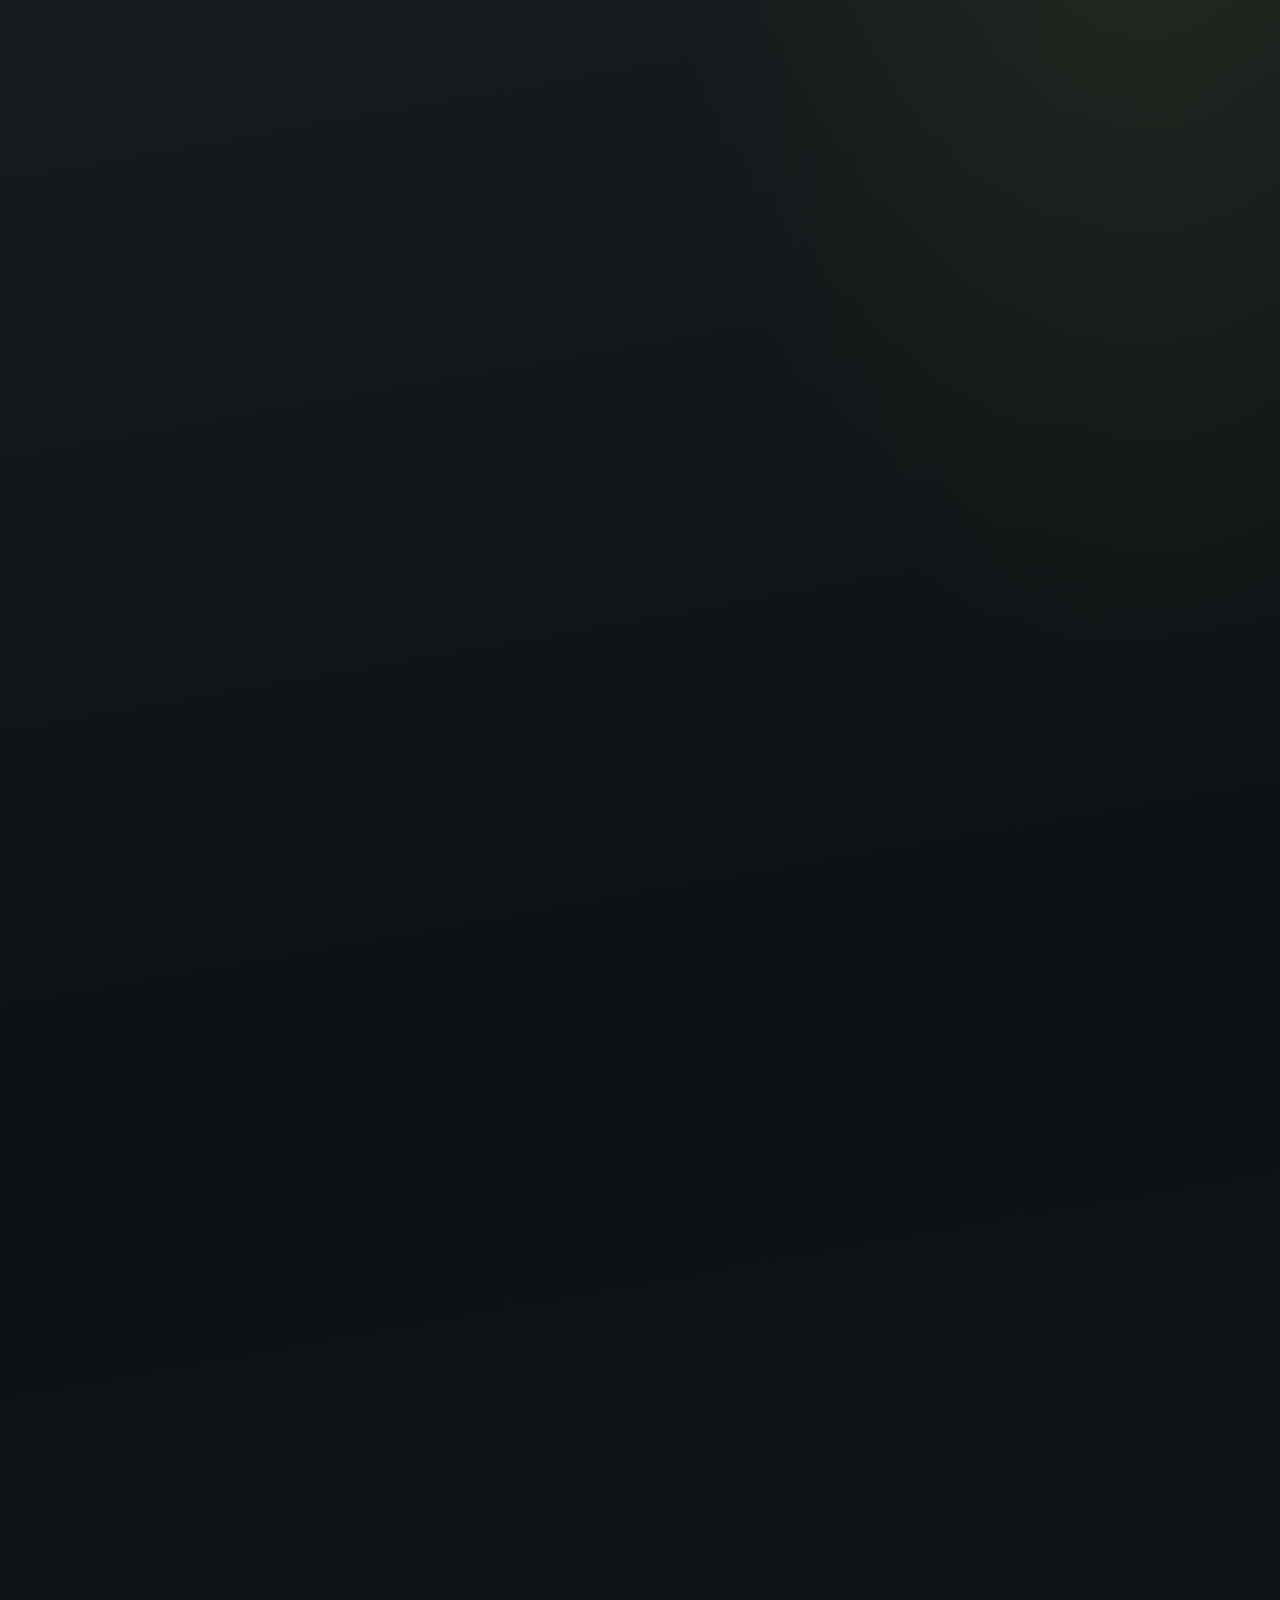
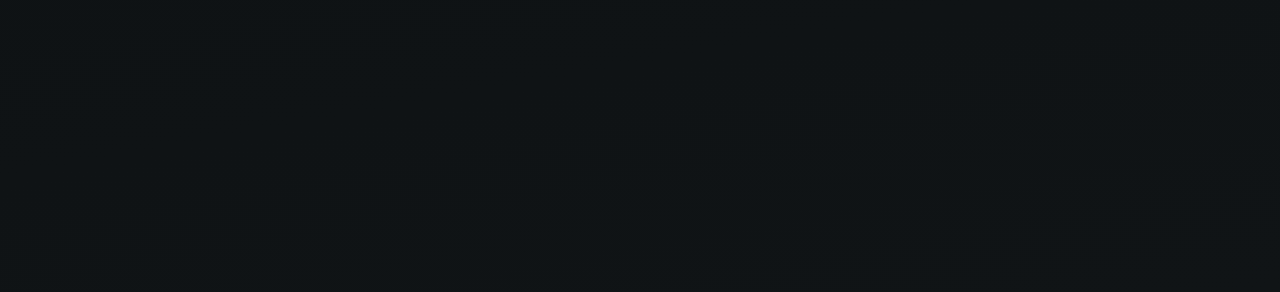
<file: index.html>
<!DOCTYPE html>
<html lang="ko">
<head>
<meta charset="UTF-8" />
<meta name="viewport" content="width=device-width, initial-scale=1.0" />
<link rel="stylesheet" href="assets/site.css" />
<script src="site-config.js"></script>
<script src="assets/site.js"></script>
<style>html:not(.member-ready) body{visibility:hidden}</style>
  <title>FreeSoo 정보공유 포털</title>
  <meta name="description" content="프리수 공지, 공략집, 무공, 다운로드, 문의를 한곳에 모은 통합 포털" />
</head>
<body>
<header class="topbar">
  <div class="wrap topbar-inner">
    <a class="brand" href="index.html">
      <div class="brand-mark">秀</div>
      <div class="brand-copy">
        <strong>FreeSoo 비공식 포털</strong>
        <span>공지 · 공략집 · 무공 · 다운로드 · 문의</span>
      </div>
    </a>
    <button class="menu-toggle" id="menuToggle" type="button">☰ 메뉴</button>
    <nav class="nav" id="mainNav">
      <a href="index.html" data-nav="home">홈</a>
      <a href="index.html#news" data-nav="news">공지</a>
      <a href="guide-select.html" data-nav="guides">공략집</a>
      <a href="skills.html" data-nav="skills">무공</a>
      <a href="index.html#download" data-nav="download">다운로드</a>
      <a href="index.html#contact" data-nav="contact">문의</a>
    </nav>
  </div>
</header>

  <div class="wrap member-nav"><div id="memberActions" class="member-actions"></div></div>
  <main>
    <!-- Game portal hero / quick navigation -->
    <section class="hero portal-hero">
      <div class="wrap portal-hero-grid">
        <div class="hero-panel portal-feature">
          <div class="portal-kicker"><span class="live-dot"></span> FREESOO / GAME INTELLIGENCE HUB</div>
          <h1>게임 정보,<br><span class="lime-text">한눈에 플레이.</span></h1>
          <p>필요한 공략부터 직업별 무공 영상까지.<br>플레이에 집중할 수 있도록 핵심 정보를 모았습니다.</p>
          <div class="controls portal-actions">
            <a class="btn btn-primary" href="guide-select.html">공략 탐색 →</a>
            <a class="btn btn-secondary" href="skills.html">무공 영상 보기 ↗</a>
          </div>
          <div class="portal-feature-bottom"><span>GUIDES & SKILLS</span><span>EXPLORE YOUR NEXT MOVE ↗</span></div>
        </div>
        <aside class="portal-shortcuts" aria-label="빠른 메뉴">
          <a href="guide-select.html" class="portal-shortcut"><span class="shortcut-icon">01</span><span><strong>공략 데이터베이스</strong><small>플레이 가이드 · 단계별 공략</small></span><span class="shortcut-arrow">↗</span></a>
          <a href="skills.html" class="portal-shortcut"><span class="shortcut-icon">02</span><span><strong>무공 아카이브</strong><small>직업별 무공 · 1:1 영상 미리보기</small></span><span class="shortcut-arrow">↗</span></a>
          <a href="#news" class="portal-shortcut"><span class="shortcut-icon">03</span><span><strong>공지 & 이벤트</strong><small>새 소식 · 업데이트 확인</small></span><span class="shortcut-arrow">↗</span></a>
        </aside>
      </div>
    </section>
    <div class="wrap"><div class="portal-ticker"><span class="ticker-label">PORTAL ONLINE</span><span>FreeSoo 게임 가이드 & 무공 허브</span><span class="ticker-end">EXPLORE · LEARN · PLAY</span></div></div>

    <!-- 공지 / 이벤트 영역 -->
    <section class="section" id="news">
      <div class="wrap">
        <div class="section-head">
          <div>
            <h2>최신 소식</h2>
            <p class="muted">새롭게 등록된 소식을 확인하세요</p>
          </div>
        </div>
        <div class="grid-2">
          <div class="notice-card">
            <div class="badge">NOTICE</div>
            <div id="noticeList" class="list"></div>
          </div>
          <div class="notice-card">
            <div class="badge">EVENT</div>
            <div id="eventList" class="list"></div>
          </div>
        </div>
      </div>
    </section>

    <!-- 추천 공략 -->
    <section class="section">
      <div class="wrap">
        <div class="section-head">
          <div>
            <h2>공략 라이브러리</h2>
            <p class="muted">모험에 도움이 되는 공략 모음</p>
          </div>
          <a href="guide-select.html" class="btn btn-secondary">전체 보기</a>
        </div>
        <div id="guideSpot" class="cards"></div>
      </div>
    </section>

    <!-- 추천 무공 -->
    <section class="section">
      <div class="wrap">
        <div class="section-head">
          <div>
            <h2>무공 영상 아카이브</h2>
            <p class="muted">직업별 주요 무공 빠른 이동</p>
          </div>
          <a href="skills.html" class="btn btn-secondary">무공 전체 보기</a>
        </div>
        <div id="skillSpot" class="cards"></div>
      </div>
    </section>

    <section class="section portal-bottom" id="download">
      <div class="wrap">
        <div class="portal-bottom-banner">
          <div><span class="eyebrow">YOUR NEXT MOVE</span><h2>다음 플레이를 준비하세요.</h2><p>막히는 구간은 공략집에서, 무공 활용은 영상 설명서에서 확인할 수 있습니다.</p></div>
          <div class="controls"><a class="btn btn-primary" href="guide-select.html">공략집 바로가기 →</a><a class="btn btn-secondary" href="skills.html">무공 설명서 ↗</a></div>
        </div>
      </div>
    </section>

    <section class="section portal-contact" id="contact">
      <div class="wrap portal-contact-row">
        <div><span class="eyebrow">FREESOO PORTAL</span><h2>함께 만드는 게임 정보 허브</h2><p class="muted">공략 및 무공 정보는 지속적으로 업데이트됩니다.</p></div>
        <a href="guide-select.html" class="btn btn-secondary">공략집 둘러보기 ↗</a>
      </div>
    </section>
  </main>

  <footer class="footer">
    <div class="wrap footer-panel">
      <p>© FreeSoo 통합 정보 공유 포털. Made by. 히츠</p>
    </div>
  </footer>

  <script type="module">
    import {requireMember,fetchMemberContent} from './assets/member-auth.js';
    if(await requireMember()){
    Freesoo.initMenu('home');

    function renderNoticeList(target, items) {
      if (!target) return;
      target.innerHTML = items.length
        ? items.map(item => `
            <div class="notice-item">
              <strong>${Freesoo.esc(item.title)}</strong>
              <div class="muted">${Freesoo.esc(item.date || '')}</div>
              <p>${Freesoo.esc(item.summary || '')}</p>
            </div>
          `).join('')
        : '<div class="empty">항목이 없습니다.</div>';
    }

    fetchMemberContent('notices')
      .then(r => (typeof r.json === 'function' ? r.json() : r))
      .then(data => {
        renderNoticeList(document.getElementById('noticeList'), (data.notices || []).sort(Freesoo.pinDateSort).slice(0, 3));
        renderNoticeList(document.getElementById('eventList'), (data.events || []).sort(Freesoo.pinDateSort).slice(0, 3));
      })
      .catch(() => {
        renderNoticeList(document.getElementById('noticeList'), []);
        renderNoticeList(document.getElementById('eventList'), []);
      });

    fetchMemberContent('guides')
      .then(r => (typeof r.json === 'function' ? r.json() : r))
      .then(list => {
        const el = document.getElementById('guideSpot');
        el.innerHTML = (list || []).slice(0, 3).map(g => {
          const img = g.thumbnail || (g.steps && g.steps[0] && (g.steps[0].img || g.steps[0].image)) || '';
          return `
            <a class="card" href="guide.html?id=${encodeURIComponent(g.id)}">
              ${img ? `<img class="card-thumb" src="${Freesoo.esc(img)}" alt="${Freesoo.esc(g.title)}">` : ''}
              <div class="badge">${Freesoo.esc(g.category || 'GUIDE')}</div>
              <h3>${Freesoo.esc(g.title)}</h3>
              <p>${Freesoo.esc(g.description || '')}</p>
            </a>
          `;
        }).join('') || '<div class="empty">공략이 없습니다.</div>';
      })
      .catch(() => {
        document.getElementById('guideSpot').innerHTML = '<div class="empty">공략 데이터를 불러오지 못했습니다.</div>';
      });

    fetchMemberContent('skills')
      .then(r => (typeof r.json === 'function' ? r.json() : r))
      .then(data => {
        const cards = [];
        (data.jobs || []).forEach(job => {
          (job.skills || []).slice(0, 1).forEach(skill => {
            cards.push({ jobId: job.id, jobName: job.name, name: skill.name, desc: skill.desc || '', type: skill.type || '무공' });
          });
        });
        document.getElementById('skillSpot').innerHTML = cards.slice(0, 6).map(item => `
          <a class="card" href="skills.html?job=${encodeURIComponent(item.jobId)}">
            <div class="badge">${Freesoo.esc(item.jobName)}</div>
            <h3>${Freesoo.esc(item.name)}</h3>
            <p>${Freesoo.esc(item.desc)}</p>
            <div class="count">${Freesoo.esc(item.type)}</div>
          </a>
        `).join('') || '<div class="empty">무공 데이터가 없습니다.</div>';
      })
      .catch(() => {
        document.getElementById('skillSpot').innerHTML = '<div class="empty">무공 데이터를 불러오지 못했습니다.</div>';
      });
    }
  </script>
</body>
</html>
</file>
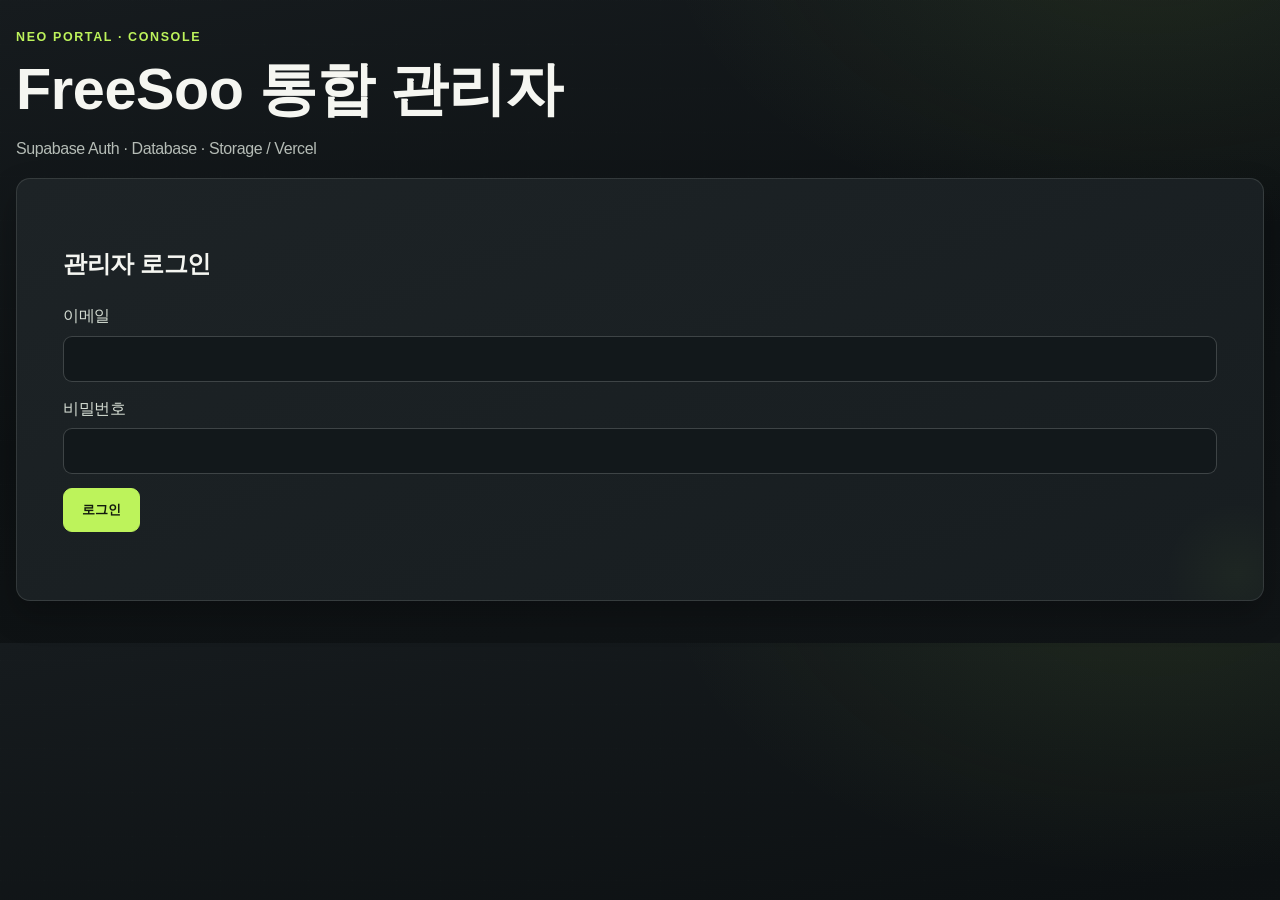
<file: admin-console.html>
<!doctype html>
<html lang="ko"><head><meta charset="utf-8"><meta name="viewport" content="width=device-width, initial-scale=1">
<title>FreeSoo · Neo Portal 관리자</title><link rel="stylesheet" href="assets/site.css">
<style>.admin-layout{display:grid;grid-template-columns:240px minmax(0,1fr);gap:16px}.admin-layout nav{display:grid;align-content:start;gap:8px}.admin-layout textarea{width:100%;min-height:380px;background:#1c130e;color:#f7ead9;border:1px solid #946138;border-radius:12px;padding:16px;font:13px/1.6 monospace}.admin-layout input{width:100%;padding:12px;border:1px solid #946138;border-radius:12px;background:#1c130e;color:white}.admin-layout button{max-width:100%}@media(max-width:760px){.admin-layout{grid-template-columns:1fr}.admin-layout nav{grid-template-columns:repeat(3,minmax(0,1fr))}.admin-layout nav button{min-width:0;padding:8px}}</style>
</head><body><main class="wrap section"><div class="eyebrow">NEO PORTAL · CONSOLE</div><h1>FreeSoo 통합 관리자</h1><p class="muted">Supabase Auth · Database · Storage / Vercel</p><section id="login" class="hero-panel"><h2>관리자 로그인</h2><label>이메일<input id="email" type="email" autocomplete="username" class="input"></label><label>비밀번호<input id="password" type="password" autocomplete="current-password" class="input"></label><button id="signIn" class="btn btn-primary">로그인</button><p id="loginStatus" role="status"></p></section>
<section id="panel" class="hidden"><div class="admin-stats" aria-label="관리자 콘텐츠 현황"><div><span>공지·이벤트</span><strong id="statNotices">—</strong></div><div><span>공략</span><strong id="statGuides">—</strong></div><div><span>무공</span><strong id="statSkills">—</strong></div><div><span>영상 연결</span><strong id="statVideos">—</strong></div></div><div class="controls"><button id="signOut" class="btn btn-secondary">로그아웃</button><a href="index.html" class="btn btn-secondary">홈으로</a></div>
<section class="hero-panel" style="margin:18px 0"><div class="section-head"><div><h2>회원 관리</h2><p class="muted">게임 닉네임 · 연락처 · 상태 · 관리자 권한</p></div><button id="refreshMembers" class="btn btn-secondary">회원 새로고침</button></div><div class="grid-2"><input id="memberSearch" class="input" placeholder="게임 닉네임 · 전화번호 검색" aria-label="회원 검색"><select id="memberFilter" class="select" aria-label="회원 상태 필터"><option value="">전체 회원</option><option value="active">활동중</option><option value="suspended">이용 정지</option><option value="admin">관리자</option></select></div><div id="memberTable" class="member-admin-list" aria-live="polite">로그인 후 회원 정보를 확인합니다.</div><p id="memberStatus" role="status"></p><h3>관리자 활동 기록</h3><div id="auditLog" class="member-admin-list">기록을 불러오는 중...</div></section><div class="admin-layout"><nav aria-label="콘텐츠 선택"><button data-section="notices" class="btn btn-secondary">공지·이벤트</button><button data-section="guides" class="btn btn-secondary">공략집</button><button data-section="skills" class="btn btn-secondary">무공</button></nav>
<div class="hero-panel"><h2 id="sectionTitle">공지·이벤트</h2><section class="admin-quick-edit"><h3>간편 콘텐츠 추가</h3><p class="muted">입력 후 JSON에 추가됩니다. 마지막에 JSON 검사 및 Supabase 저장을 진행하세요.</p><div class="grid-2"><input id="quickTitle" class="input" placeholder="제목"><input id="quickCategory" class="input" placeholder="분류 / 직업 ID (선택)"></div><textarea id="quickDescription" rows="3" style="min-height:88px" placeholder="설명 또는 공지 본문"></textarea><div class="controls"><button type="button" id="quickAdd" class="btn btn-secondary">현재 메뉴에 추가</button></div></section><p>콘텐츠를 JSON 형식으로 편집합니다. 저장 전 자동으로 브라우저 백업이 생성됩니다.</p>
<textarea id="editor" spellcheck="false" aria-label="JSON 편집기"></textarea><p id="status" role="status"></p>
<div class="controls"><button id="validate" class="btn btn-secondary">JSON 검사</button><button id="checkConnection" class="btn btn-secondary">연결 점검</button><button id="backup" class="btn btn-secondary">JSON 백업</button><button id="save" class="btn btn-primary">Supabase 저장</button></div>
<hr><h3>미디어 업로드</h3><input id="media" type="file" accept="image/jpeg,image/png,image/webp,video/mp4,video/webm">
<button id="upload" class="btn btn-secondary">Supabase Storage 업로드</button><p id="mediaResult" class="muted"></p><div id="skillMediaLink" class="media-link-helper hidden"><h3>무공 영상 연결</h3><p class="muted">무공 메뉴에서 직업과 무공을 선택하고 영상 URL을 적용한 다음, JSON 검사와 Supabase 저장을 진행하세요.</p><div class="grid-2"><select id="mediaJob" class="select" aria-label="직업 선택"><option value="">직업 선택</option></select><select id="mediaSkill" class="select" aria-label="무공 선택"><option value="">무공 선택</option></select></div><input id="mediaUrl" class="input" type="url" placeholder="업로드한 영상의 URL" aria-label="영상 URL"><button id="applyMedia" class="btn btn-secondary" type="button">선택한 무공에 영상 URL 적용</button></div>
</div></div></section></main>
<script type="module">
import {createClient} from 'https://esm.sh/@supabase/supabase-js@2';
const $=id=>document.getElementById(id);
const status=(msg)=>{$('status').textContent=msg};
let client,user,section='notices',loaded=null;
try {const r=await fetch('/api/config');const cfg=await r.json();if(!r.ok)throw Error(cfg.error||'설정 오류');client=createClient(cfg.url,cfg.anonKey);const {data}=await client.auth.getUser();if(data.user)await enter(data.user);}catch(err){$('loginStatus').textContent=err.message;}
async function enter(u){const {data,error}=await client.from('site_admins').select('user_id').eq('user_id',u.id).maybeSingle();if(error||!data){await client.auth.signOut();throw Error('관리자 권한이 없습니다.');}user=u;$('login').classList.add('hidden');$('panel').classList.remove('hidden');await load(section);await loadStats();await loadMembers();}
$('signIn').onclick=async()=>{try{const {data,error}=await client.auth.signInWithPassword({email:$('email').value.trim(),password:$('password').value});if(error)throw error;await enter(data.user);$('loginStatus').textContent='';}catch(err){$('loginStatus').textContent=err.message;}};
$('signOut').onclick=async()=>{await client.auth.signOut();location.reload()};
async function load(s){section=s;status('불러오는 중...');const {data,error}=await client.from('site_content').select('payload,updated_at').eq('section',s).single();if(error)throw error;loaded=data;$('editor').value=JSON.stringify(data.payload,null,2);$('sectionTitle').textContent={notices:'공지·이벤트',guides:'공략집',skills:'무공'}[s];$('skillMediaLink').classList.toggle('hidden',s!=='skills');if(s==='skills')refreshMediaJobs();status('불러오기 완료 · '+data.updated_at);}
document.querySelectorAll('[data-section]').forEach(b=>b.onclick=()=>{if(loaded&&$('editor').value!==JSON.stringify(loaded.payload,null,2)&&!confirm('저장하지 않은 변경을 버리고 이동할까요?'))return;load(b.dataset.section).catch(e=>status(e.message))});
async function loadStats(){try{const {data,error}=await client.from('site_content').select('section,payload');if(error)throw error;const get=k=>data.find(x=>x.section===k)?.payload;const n=get('notices')||{};const g=get('guides')||[];const jobs=get('skills')?.jobs||[];const skills=jobs.flatMap(j=>j.skills||[]);$('statNotices').textContent=(n.notices?.length||0)+(n.events?.length||0);$('statGuides').textContent=g.length;$('statSkills').textContent=skills.length;$('statVideos').textContent=skills.filter(s=>typeof s.video==='string'&&s.video.trim()).length;}catch(e){status('관리자 통계 오류: '+e.message)}}
let allMembers=[];
async function loadMembers(){
 const el=$('memberTable');el.textContent='회원 불러오는 중...';
 const {data,error}=await client.rpc('list_members_for_admin');
 if(error){el.textContent='회원 목록 조회 실패: '+error.message;return;}
 allMembers=data||[];
 renderMemberRows();
 await loadAudit();
}
function renderMemberRows(){
 const el=$('memberTable');el.replaceChildren();
 const query=($('memberSearch').value||'').trim().toLowerCase();const filter=$('memberFilter').value;
 const data=allMembers.filter(m=>(!query||String(m.game_nickname||'').toLowerCase().includes(query)||String(m.phone_number||'').includes(query))&&(!filter||(filter==='admin'?m.is_admin:m.status===filter)));
 if(!data.length){el.textContent='조건에 맞는 회원이 없습니다.';return;}
 for(const m of data){
  const row=document.createElement('div');row.className='member-admin-row';
  const info=document.createElement('div');
  const name=document.createElement('strong');name.textContent=m.game_nickname;
  const phone=document.createElement('small');phone.textContent=m.phone_number+' · '+(m.status==='active'?'활동중':'이용 정지');
  info.append(name,phone);
  const statusButton=document.createElement('button');statusButton.className='btn btn-secondary';statusButton.textContent=m.status==='active'?'정지':'정지 해제';
  const adminButton=document.createElement('button');adminButton.className='btn btn-secondary';adminButton.textContent=m.is_admin?'관리자 해제':'관리자 지정';
  statusButton.onclick=()=>changeMember(m.user_id,m.status==='active'?'suspended':'active',null);
  adminButton.onclick=()=>changeMember(m.user_id,null,!m.is_admin);
  row.append(info,statusButton,adminButton);el.append(row);
 }
}
async function changeMember(target,statusValue,adminValue){
 if(!confirm(statusValue?('회원 상태를 '+statusValue+'(으)로 변경할까요?'):('관리자 권한을 '+(adminValue?'부여':'해제')+'할까요?')))return;
 const {error}=await client.rpc('manage_member_access',{target_user:target,new_status:statusValue,new_admin:adminValue});
 $('memberStatus').textContent=error?('처리 실패: '+error.message):'회원 권한/상태 변경 완료';
 if(!error)await loadMembers();
}
$('refreshMembers').onclick=loadMembers;
$('memberSearch').addEventListener('input',renderMemberRows);
$('memberFilter').addEventListener('change',renderMemberRows);
async function loadAudit(){const {data,error}=await client.from('admin_activity_log').select('event_type,created_at,actor_id,target_id').order('created_at',{ascending:false}).limit(15);const el=$('auditLog');el.replaceChildren();if(error){el.textContent='활동 기록 조회 오류: '+error.message;return;}for(const event of data||[]){const row=document.createElement('div');row.className='audit-row';row.textContent=new Date(event.created_at).toLocaleString('ko-KR')+' · '+event.event_type+' · 대상 '+String(event.target_id||'').slice(0,8);el.append(row);}if(!data?.length)el.textContent='관리 이력이 없습니다.';}
$('quickAdd').onclick=()=>{try{if(!loaded)throw Error('콘텐츠를 먼저 선택하세요.');const title=$('quickTitle').value.trim(),desc=$('quickDescription').value.trim(),cat=$('quickCategory').value.trim();if(!title)throw Error('제목을 입력해주세요.');const value=parse();if(section==='guides'){value.push({id:crypto.randomUUID(),title,description:desc,category:cat||'일반 공략',updatedAt:new Date().toISOString().slice(0,10),steps:[]});}else if(section==='notices'){value.notices.push({title,date:new Date().toISOString().slice(0,10),summary:desc});}else{const jobs=value.jobs||[];const job=jobs.find(j=>j.id===cat);if(!job)throw Error('무공은 직업 ID를 정확히 입력하세요.');job.skills.push({name:title,desc});}$('editor').value=JSON.stringify(value,null,2);status('간편 추가 완료. 저장 전 JSON 검사와 Supabase 저장이 필요합니다.');}catch(e){status('간편 추가 실패: '+e.message)}};
function parse(){const value=JSON.parse($('editor').value);if(!value||typeof value!=='object')throw Error('JSON 객체 또는 배열이 필요합니다.');if(section==='guides'&&!Array.isArray(value))throw Error('공략집은 배열이어야 합니다.');if(section==='notices'&&(!Array.isArray(value.notices)||!Array.isArray(value.events)))throw Error('공지 형식 오류');if(section==='skills'&&!Array.isArray(value.jobs))throw Error('무공 형식 오류');if(loaded){const baseline=section==='guides'?loaded.payload.length:section==='skills'?loaded.payload.jobs.length:(loaded.payload.notices?.length||0)+(loaded.payload.events?.length||0);const next=section==='guides'?value.length:section==='skills'?value.jobs.length:(value.notices?.length||0)+(value.events?.length||0);if(baseline>0&&next===0)throw Error('모든 기존 콘텐츠가 사라지는 저장은 차단됩니다.');}return value;}
function refreshMediaJobs(){try{const value=JSON.parse($('editor').value);const jobs=Array.isArray(value.jobs)?value.jobs:[];$('mediaJob').innerHTML='<option value="">직업 선택</option>';jobs.forEach((job,i)=>{const opt=document.createElement('option');opt.value=String(i);opt.textContent=job.name||job.id||('직업 '+(i+1));$('mediaJob').append(opt)});refreshMediaSkills();}catch(e){status('무공 데이터 JSON 확인 필요: '+e.message)}}
function refreshMediaSkills(){const index=Number($('mediaJob').value);$('mediaSkill').innerHTML='<option value="">무공 선택</option>';if($('mediaJob').value==='')return;try{const jobs=JSON.parse($('editor').value).jobs||[];(jobs[index]?.skills||[]).forEach((skill,i)=>{const opt=document.createElement('option');opt.value=String(i);opt.textContent=skill.name||('무공 '+(i+1));$('mediaSkill').append(opt)});}catch(e){status('무공 선택 오류: '+e.message)}}
$('mediaJob').addEventListener('change',refreshMediaSkills);
$('applyMedia').onclick=()=>{try{if(section!=='skills'||$('mediaJob').value===''||$('mediaSkill').value==='')throw Error('직업과 무공을 선택하세요.');const url=$('mediaUrl').value.trim();if(!/^https:\/\//i.test(url))throw Error('HTTPS 영상 URL을 입력하세요.');const data=JSON.parse($('editor').value);const skill=data.jobs[Number($('mediaJob').value)].skills[Number($('mediaSkill').value)];skill.video=url;$('editor').value=JSON.stringify(data,null,2);status('영상 URL 반영 완료. 아직 저장되지 않았습니다. JSON 검사 후 Supabase 저장을 눌러주세요.');}catch(e){status('영상 연결 실패: '+e.message)}};
$('validate').onclick=()=>{try{parse();status('JSON 형식 정상');}catch(e){status(e.message)}};
function download(text,name){const a=document.createElement('a'),url=URL.createObjectURL(new Blob([text],{type:'application/json'}));a.href=url;a.download=name;a.click();URL.revokeObjectURL(url);}
$('checkConnection').onclick=async()=>{try{const {data:userResult,error:authError}=await client.auth.getUser();if(authError||!userResult.user)throw Error('로그인 세션 확인 실패');const [contents,bucket]=await Promise.all([client.from('site_content').select('section'),client.storage.from('freesoo-media').list('',{limit:1})]);if(contents.error)throw contents.error;if(bucket.error)throw bucket.error;status('인증·콘텐츠 읽기·Storage 파일 목록 접근 정상 (저장/업로드 미수행)');}catch(e){status('연결 점검 실패: '+e.message)}};
$('backup').onclick=()=>download($('editor').value,section+'-backup-'+new Date().toISOString().slice(0,10)+'.json');
$('save').onclick=async()=>{try{const payload=parse();if(!confirm('기존 '+section+' 데이터가 교체됩니다. 진행할까요?'))return;download(JSON.stringify(loaded.payload,null,2),section+'-before-save.json');const {data:latest,error:checkError}=await client.from('site_content').select('updated_at').eq('section',section).single();if(checkError)throw checkError;if(latest.updated_at!==loaded.updated_at)throw Error('다른 관리자가 변경했습니다. 다시 불러온 후 병합하세요.');const {error}=await client.from('site_content').update({payload,updated_at:new Date().toISOString(),updated_by:user.id}).eq('section',section).eq('updated_at',loaded.updated_at).select().single();if(error)throw error;await load(section);await loadStats();status('Supabase 저장 완료');}catch(e){status('저장 실패: '+e.message)}};
$('upload').onclick=async()=>{const file=$('media').files?.[0];if(!file)return;const allowed=['image/jpeg','image/png','image/webp','video/mp4','video/webm'];if(!allowed.includes(file.type)||file.size>50*1024*1024){$('mediaResult').textContent='허용 타입 또는 50MB 크기를 확인하세요.';return;}const safe=file.name.replace(/[^a-zA-Z0-9._-]/g,'_');const path='uploads/'+crypto.randomUUID()+'-'+safe;const {error}=await client.storage.from('freesoo-media').upload(path,file,{upsert:false,contentType:file.type});if(error){$('mediaResult').textContent=error.message;return;}const {data}=client.storage.from('freesoo-media').getPublicUrl(path);if(section==='skills'&&file.type.startsWith('video/'))$('mediaUrl').value=data.publicUrl;$('mediaResult').textContent='업로드 완료: ';const a=document.createElement('a');a.href=data.publicUrl;a.target='_blank';a.rel='noopener noreferrer';a.textContent='미디어 열기';$('mediaResult').append(a);};
</script></body></html>
</file>
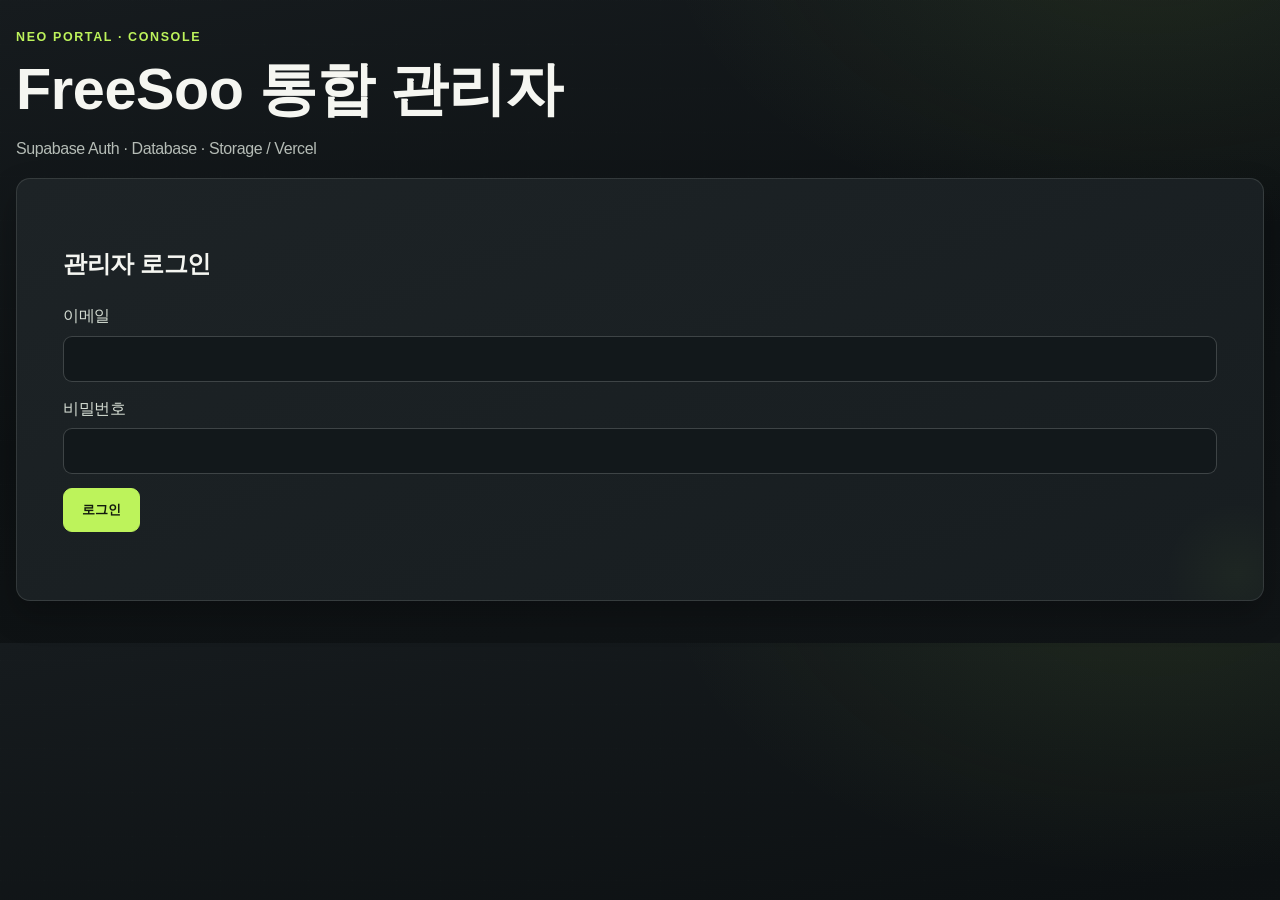
<file: admin-guides.html>
<!doctype html><html lang="ko"><head><meta charset="utf-8"><meta http-equiv="refresh" content="0;url=admin-console.html"><title>관리자 이동</title></head><body><p>관리자 페이지가 통합되었습니다. <a href="admin-console.html">통합 관리자 열기</a></p></body></html>
</file>
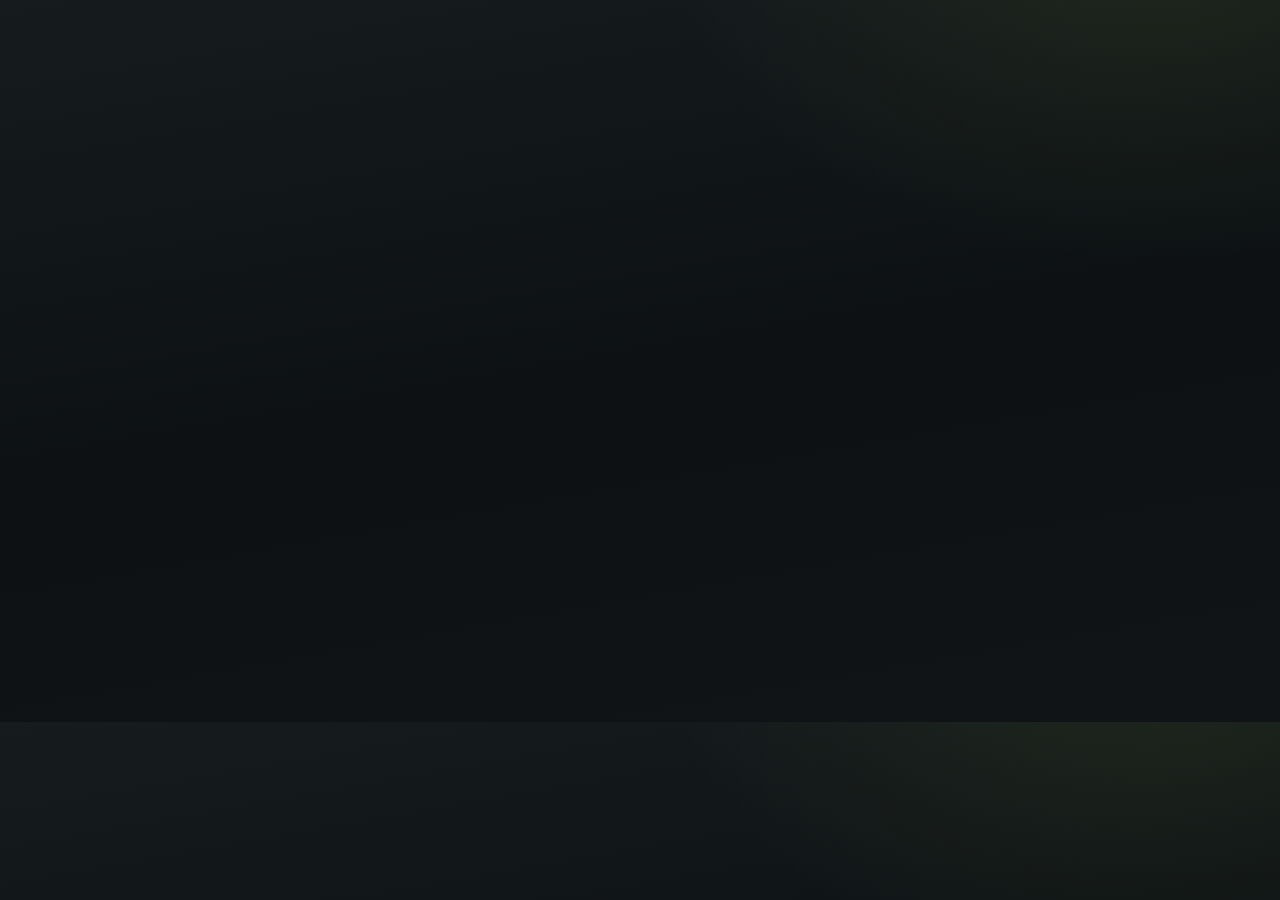
<file: guide-select.html>
<!DOCTYPE html>
<html lang="ko">
<head>
<meta charset="UTF-8" />
<meta name="viewport" content="width=device-width, initial-scale=1.0" />
<link rel="stylesheet" href="assets/site.css" />
<script src="site-config.js"></script>
<script src="assets/site.js"></script>
<style>html:not(.member-ready) body{visibility:hidden}</style>
  <title>FreeSoo 공략집</title>
  <meta name="description" content="프리수 공략 목록과 카테고리별 가이드를 볼 수 있는 페이지" />
</head>
<body>
<header class="topbar">
  <div class="wrap topbar-inner">
    <a class="brand" href="index.html">
      <div class="brand-mark">秀</div>
      <div class="brand-copy">
        <strong>FreeSoo 비공식 포털</strong>
        <span>공지 · 공략집 · 무공 · 다운로드 · 문의</span>
      </div>
    </a>
    <button class="menu-toggle" id="menuToggle" type="button">☰ 메뉴</button>
    <nav class="nav" id="mainNav">
      <a href="index.html" data-nav="home">홈</a>
      <a href="index.html#news" data-nav="news">공지</a>
      <a href="guide-select.html" data-nav="guides">공략집</a>
      <a href="skills.html" data-nav="skills">무공</a>
      <a href="index.html#download" data-nav="download">다운로드</a>
      <a href="index.html#contact" data-nav="contact">문의</a>
    </nav>
  </div>
</header>
  <div class="wrap member-nav"><div id="memberActions" class="member-actions"></div></div>
  <main class="section">
    <div class="wrap">
      <div class="hero-panel">
        <div class="eyebrow">NEO PORTAL / GUIDE ARCHIVE</div>
        <h1>공략집</h1>
        <p>검색, 카테고리 필터, 최신순 정렬로 원하는 공략을 빠르게 찾을 수 있습니다.</p>
      </div>
      <div class="filter-box" style="margin-top: 16px;">
        <div class="grid-3">
          <input id="guideSearch" class="input" type="search" aria-label="공략 검색" placeholder="공략 제목 / 설명 / STEP 내용 검색" />
          <select id="guideCategory" class="select" aria-label="카테고리 필터"><option value="">전체 카테고리</option></select>
          <select id="guideSort" class="select" aria-label="공략 정렬">
            <option value="updated">최신순</option>
            <option value="title">이름순</option>
            <option value="steps">STEP 많은 순</option>
          </select>
        </div>
      </div>
      <div class="section-head" style="margin-top: 16px;">
        <div><h2>공략 목록</h2><p class="count" id="guideCount">불러오는 중</p></div>
      </div>
      <div class="controls" style="margin-bottom:16px"><button id="favoritesOnly" type="button" class="btn btn-secondary" aria-pressed="false">☆ 즐겨찾기만 보기</button></div><div id="guideCards" class="cards" aria-live="polite"><div class="empty">공략을 불러오는 중입니다.</div></div>
    </div>
  </main>

  <script type="module">
    import {requireMember,fetchMemberContent} from './assets/member-auth.js';
    if(await requireMember()){
    Freesoo.initMenu('guides');
    let guides = [];
    let favoriteIds = new Set();
    let favoriteOnly = false;
    const {authClient} = await import('./assets/member-auth.js');
    const {data:{user:favoriteUser}} = await authClient.auth.getUser();
    async function refreshFavorites(){const {data,error}=await authClient.from('member_favorites').select('guide_id');if(!error)favoriteIds=new Set((data||[]).map(x=>x.guide_id));renderGuides();}
    document.getElementById('favoritesOnly').onclick=()=>{favoriteOnly=!favoriteOnly;document.getElementById('favoritesOnly').setAttribute('aria-pressed',String(favoriteOnly));document.getElementById('favoritesOnly').textContent=favoriteOnly?'★ 즐겨찾기만 보는 중':'☆ 즐겨찾기만 보기';renderGuides();};
    document.getElementById('guideCards').addEventListener('click',async e=>{const button=e.target.closest('[data-favorite]');if(!button)return;e.preventDefault();const id=button.dataset.favorite;if(!favoriteUser)return;let error;if(favoriteIds.has(id)){({error}=await authClient.from('member_favorites').delete().eq('guide_id',id).eq('user_id',favoriteUser.id));}else{({error}=await authClient.from('member_favorites').insert({guide_id:id,user_id:favoriteUser.id}));}if(error){alert('즐겨찾기 저장 실패: '+error.message);return;}await refreshFavorites();});

    function getGuidePreview(guide) {
      return guide.thumbnail || (guide.steps && guide.steps[0] && (guide.steps[0].img || guide.steps[0].image)) || '';
    }

    function renderGuides() {
      const keyword = (document.getElementById('guideSearch').value || '').trim().toLowerCase();
      const category = document.getElementById('guideCategory').value;
      const sortType = document.getElementById('guideSort').value;
      let filtered = [...guides].filter(guide => {
        const stepText = (guide.steps || []).map(step => [step.title, step.text].join(' ')).join(' ');
        const text = [guide.title, guide.description, guide.category, stepText].join(' ').toLowerCase();
        return (!keyword || text.includes(keyword)) && (!category || guide.category === category) && (!favoriteOnly || favoriteIds.has(String(guide.id)));
      });
      if (sortType === 'title') filtered.sort((a, b) => String(a.title || '').localeCompare(String(b.title || '')));
      else if (sortType === 'steps') filtered.sort((a, b) => (b.steps?.length || 0) - (a.steps?.length || 0));
      else filtered.sort((a, b) => String(b.updatedAt || '').localeCompare(String(a.updatedAt || '')));
      document.getElementById('guideCount').textContent = `총 ${filtered.length}개`;
      document.getElementById('guideCards').innerHTML = filtered.length
        ? filtered.map(guide => `
            <div class="guide-tile"><button type="button" class="favorite-star" data-favorite="${Freesoo.esc(guide.id)}" aria-label="${Freesoo.esc(guide.title)} 즐겨찾기">${favoriteIds.has(String(guide.id)) ? "★" : "☆"}</button><a class="card" href="guide.html?id=${encodeURIComponent(guide.id)}">
              ${getGuidePreview(guide) ? `<img class="card-thumb" src="${Freesoo.esc(getGuidePreview(guide))}" alt="${Freesoo.esc(guide.title)}">` : ''}
              <div class="badge">${Freesoo.esc(guide.category || 'GUIDE')}</div>
              <h3>${Freesoo.esc(guide.title)}</h3>
              <p>${Freesoo.esc(guide.description || '')}</p>
              <div class="count">STEP ${guide.steps?.length || 0}</div>
            </a></div>
          `).join('')
        : '<div class="empty">조건에 맞는 공략이 없습니다.</div>';
    }

    fetchMemberContent('guides')
      .then(r => (typeof r.json === 'function' ? r.json() : r))
      .then(data => {
        guides = data || [];
        const categories = [...new Set(guides.map(item => item.category).filter(Boolean))];
        const select = document.getElementById('guideCategory');
        categories.forEach(category => {
          select.insertAdjacentHTML('beforeend', `<option value="${Freesoo.esc(category)}">${Freesoo.esc(category)}</option>`);
        });
        renderGuides();
        refreshFavorites();
      })
      .catch(() => {
        document.getElementById('guideCount').textContent = '데이터 로딩 실패';
        document.getElementById('guideCards').innerHTML = '<div class="empty">공략 데이터를 불러오지 못했습니다. 새로고침하여 다시 시도해주세요.</div>';
      });

    ['guideSearch', 'guideCategory', 'guideSort'].forEach(id => {
      document.getElementById(id).addEventListener('input', renderGuides);
      document.getElementById(id).addEventListener('change', renderGuides);
    });
    }
  </script>
</body>
</html>
</file>
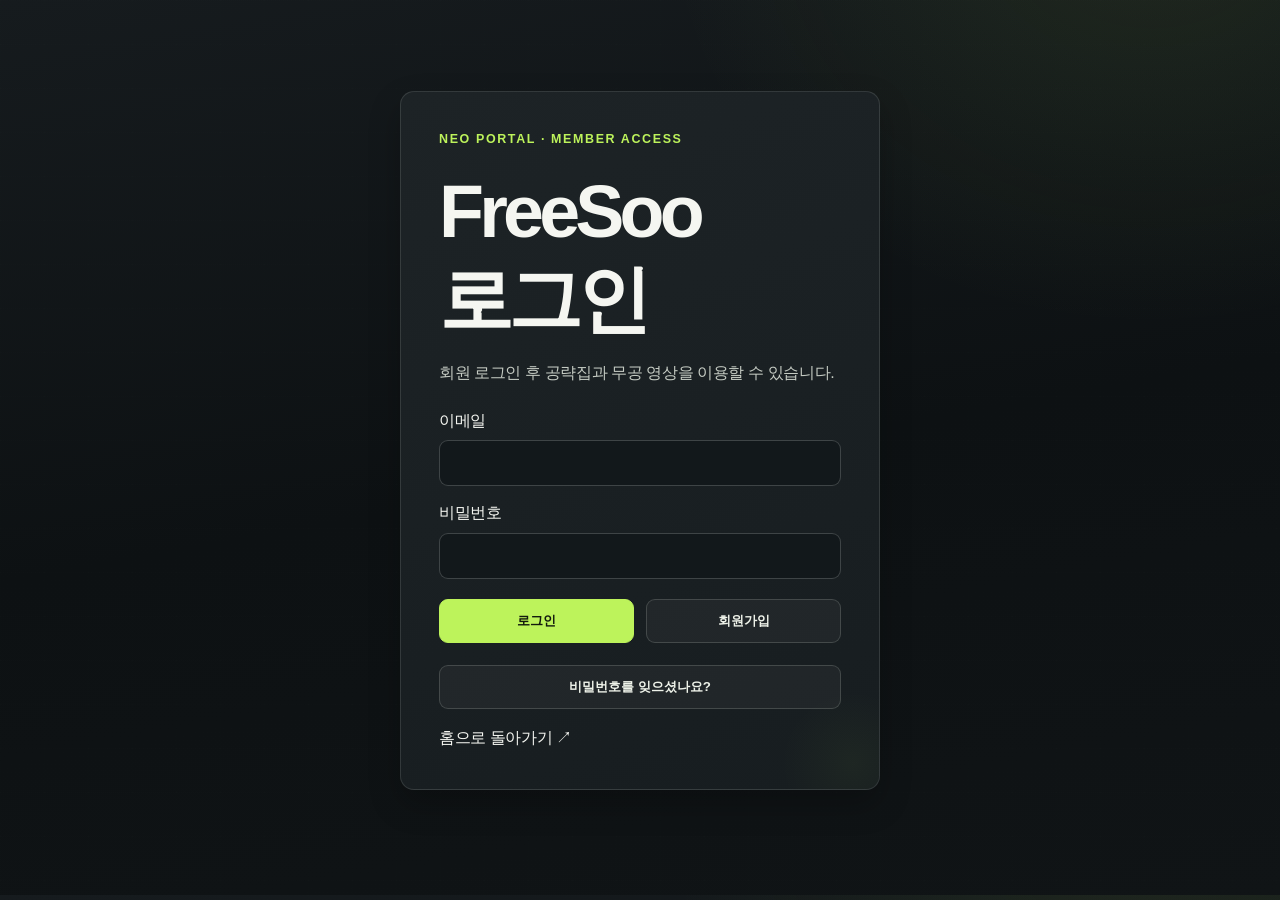
<file: login.html>
<!doctype html><html lang="ko"><head><meta charset="utf-8"><meta name="viewport" content="width=device-width,initial-scale=1"><title>FreeSoo 회원 로그인</title><link rel="stylesheet" href="assets/site.css"><style>.auth-shell{max-width:480px;margin:7vh auto}.auth-shell label{display:block;margin:14px 0}.auth-shell label input{margin-top:7px}.auth-shell .controls{margin-top:20px}.auth-shell .controls button{flex:1}.auth-shell p{line-height:1.7} .auth-title{font-size:clamp(1.9rem,5vw,2.65rem);line-height:1.2;letter-spacing:-.055em;word-break:keep-all;overflow-wrap:normal;margin:18px 0 14px;font-weight:800}.auth-title span{white-space:nowrap}.auth-shell .hero-panel{padding:clamp(22px,5vw,38px)}@media(max-width:420px){.auth-title{font-size:clamp(1.75rem,7.5vw,2.15rem)}.auth-title span{display:inline}}  .auth-consent{display:flex!important;align-items:center;gap:8px;font-size:.82rem;line-height:1.55}.auth-consent input{width:16px;height:16px;flex:0 0 16px}.auth-shell .controls{flex-wrap:wrap} </style></head><body><main class="wrap section"><div class="auth-shell"><div class="hero-panel"><div class="eyebrow">NEO PORTAL · MEMBER ACCESS</div><h1 class="auth-title">FreeSoo <span>로그인</span></h1><p>회원 로그인 후 공략집과 무공 영상을 이용할 수 있습니다.</p><form id="authForm"><label>이메일<input required id="email" class="input" type="email" autocomplete="email"></label><label>비밀번호<input required id="password" class="input" type="password" autocomplete="current-password" minlength="8"></label><div id="signupFields" hidden><label>비밀번호 확인<input id="confirmPassword" class="input" type="password" autocomplete="new-password" minlength="8"></label><label>게임 닉네임<input id="gameNickname" class="input" type="text" minlength="2" maxlength="24" autocomplete="nickname" placeholder="2~24자"></label><label>휴대전화번호<input id="phoneNumber" class="input" type="tel" inputmode="numeric" autocomplete="tel" placeholder="01012345678"></label><label class="auth-consent"><input id="agreeTerms" type="checkbox"> <a href="privacy.html" target="_blank" rel="noopener noreferrer" style="color:#bdf35b;text-decoration:underline">개인정보 처리방침 확인</a> 및 이메일·게임 닉네임·휴대전화번호의 회원가입 목적 처리에 동의합니다. (SMS 본인인증은 아직 제공되지 않습니다.)</label></div><div class="controls"><button id="signin" class="btn btn-primary" type="submit">로그인</button><button id="signup" class="btn btn-secondary" type="button">회원가입</button></div></form><p id="authStatus" role="status" aria-live="polite"></p><button id="forgotPassword" type="button" class="btn btn-secondary" style="width:100%;margin-bottom:16px">비밀번호를 잊으셨나요?</button><a href="index.html">홈으로 돌아가기 ↗</a></div></div></main><script type="module">import {authClient} from './assets/member-auth.js';const $=id=>document.getElementById(id);const next=new URLSearchParams(location.search).get('next')||'index.html';const safeNext=next.startsWith('/')&&!next.startsWith('//')?next:'index.html';$('forgotPassword').onclick=async()=>{const email=$('email').value.trim();if(!email){$('authStatus').textContent='이메일을 먼저 입력해주세요.';return;}const {error}=await authClient.auth.resetPasswordForEmail(email,{redirectTo:location.origin+'/reset-password.html'});$('authStatus').textContent=error?error.message:'비밀번호 재설정 이메일을 확인해주세요.';};const {data:{user}}=await authClient.auth.getUser();if(user)location.replace(safeNext);$('authForm').addEventListener('submit',async e=>{e.preventDefault();$('authStatus').textContent='로그인 확인 중...';const {error}=await authClient.auth.signInWithPassword({email:$('email').value.trim(),password:$('password').value});$('authStatus').textContent=error?error.message:'로그인 성공';if(!error)location.replace(safeNext);});$('signup').addEventListener('click',async()=>{if($('signupFields').hidden){$('signupFields').hidden=false;$('authStatus').textContent='비밀번호 확인과 개인정보 처리 동의를 확인해주세요.';return;}if(!$('confirmPassword').value||!$('gameNickname').value.trim()||!$('phoneNumber').value.trim()){$('authStatus').textContent='회원가입 필수 항목을 모두 입력해주세요.';return;}if($('password').value.length<8){$('authStatus').textContent='비밀번호는 8자 이상이어야 합니다.';return;}if($('password').value!==$('confirmPassword').value){$('authStatus').textContent='비밀번호가 일치하지 않습니다.';return;}if(!$('agreeTerms').checked){$('authStatus').textContent='가입을 위해 개인정보 처리 동의가 필요합니다.';return;}const nickname=$('gameNickname').value.trim();const phone=$('phoneNumber').value.replace(/[^0-9]/g,'');if(nickname.length<2||nickname.length>24){$('authStatus').textContent='게임 닉네임은 2~24자로 입력해주세요.';return;}if(!/^01[016789][0-9]{7,8}$/.test(phone)){$('authStatus').textContent='올바른 휴대전화번호를 입력해주세요.';return;}const {error,data}=await authClient.auth.signUp({email:$('email').value.trim(),password:$('password').value,options:{data:{game_nickname:nickname,phone_number:phone}}});$('authStatus').textContent=error?error.message:(data.session?'회원가입이 완료되었습니다.':'가입 확인 이메일을 확인해주세요. 휴대전화번호는 입력 정보이며 SMS 본인인증은 아직 진행되지 않습니다.');if(data.session)location.replace(safeNext);});</script></body></html>
</file>
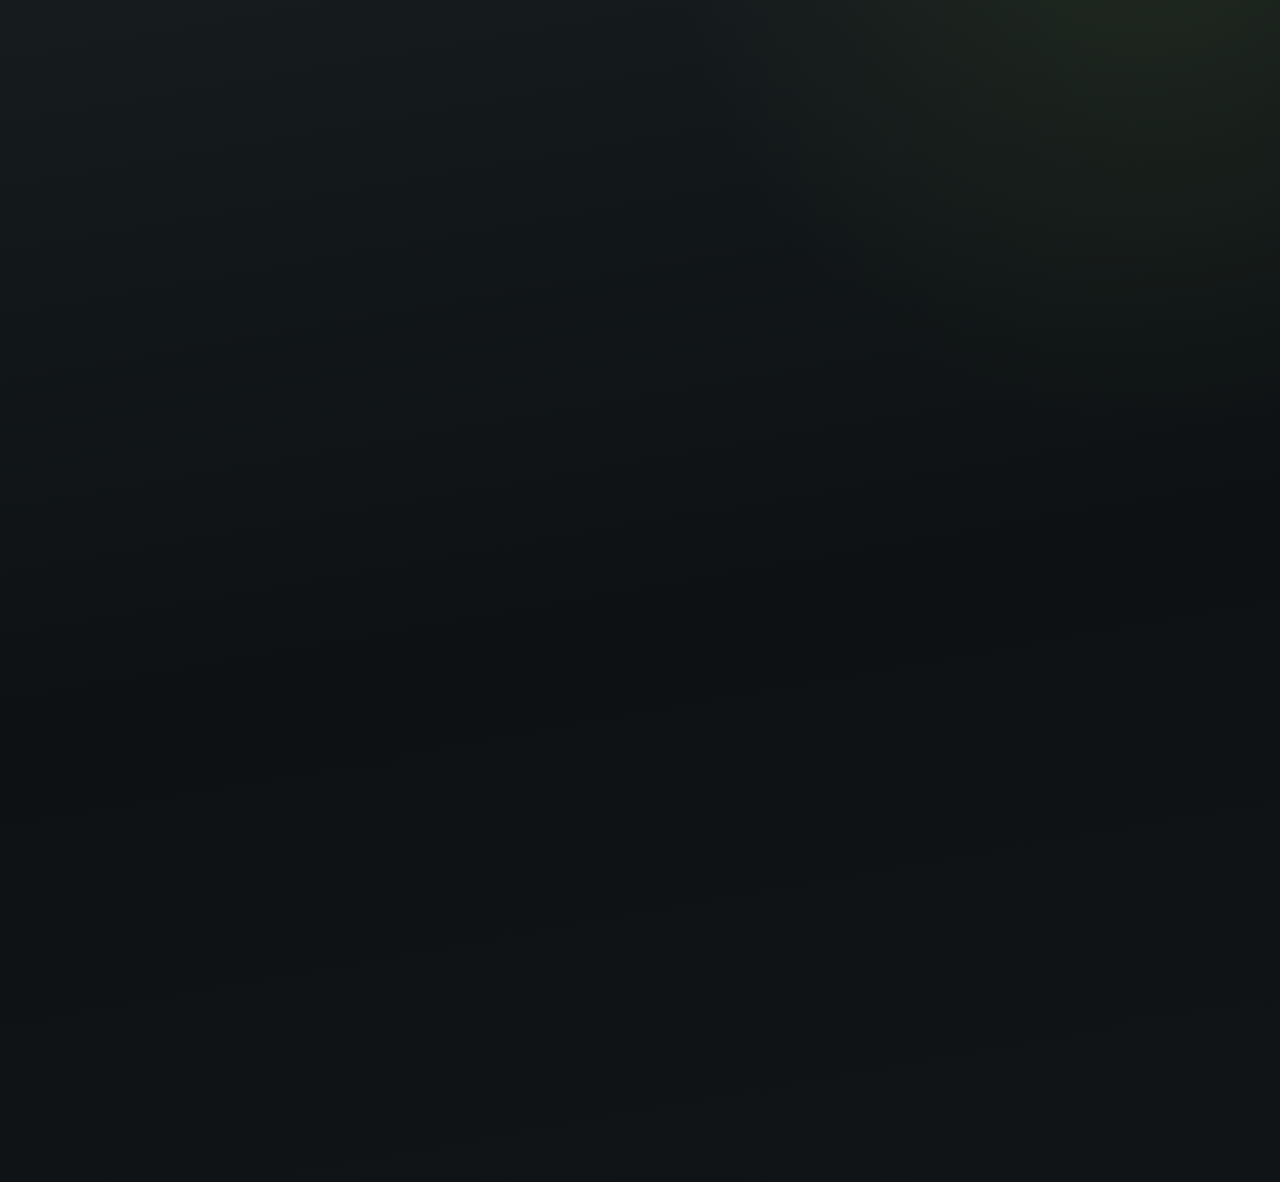
<file: mypage.html>
<!doctype html><html lang="ko"><head><meta charset="utf-8"><meta name="viewport" content="width=device-width,initial-scale=1"><title>FreeSoo 마이페이지</title><link rel="stylesheet" href="assets/site.css"><style>html:not(.member-ready) body{visibility:hidden}.profile-panel{max-width:680px;margin:4vh auto}.profile-panel label{display:block;margin:13px 0}.profile-panel input{margin-top:6px}.profile-panel .controls{margin:18px 0}.profile-panel h2{margin-top:30px}</style></head><body><main class="wrap section"><section class="hero-panel profile-panel"><div class="eyebrow">NEO PORTAL · PROFILE</div><h1 style="font-size:clamp(2rem,5vw,2.8rem)">마이페이지</h1><p id="identity"></p><h2>프로필 정보</h2><label>게임 닉네임<input id="nickname" class="input" minlength="2" maxlength="24"></label><label>휴대전화번호<input id="phone" class="input" type="tel" inputmode="numeric"></label><p class="muted">전화번호 변경 후에도 SMS 본인확인이 완료된 것으로 처리되지 않습니다.</p><div class="controls"><button id="save" class="btn btn-primary">정보 변경</button><a href="index.html" class="btn btn-secondary">홈으로</a></div><h2>계정 보안</h2><div class="controls"><button id="reset" class="btn btn-secondary">비밀번호 재설정 이메일 발송</button></div><p id="status" role="status"></p><hr><h2>회원 탈퇴</h2><p class="muted">계정과 연결된 개인정보 및 즐겨찾기가 삭제됩니다. 삭제한 계정은 복구할 수 없습니다. 관리자 계정은 권한 이전 후 처리할 수 있습니다.</p><label>현재 비밀번호 확인<input id="deletePassword" class="input" type="password" autocomplete="current-password"></label><p id="deleteAvailability" class="muted">회원 탈퇴 기능의 서버 설정을 확인 중입니다.</p><button id="deleteAccount" disabled type="button" class="btn btn-secondary">계정 영구 삭제</button></section></main><script type="module">import {authClient,requireMember} from './assets/member-auth.js';const $=id=>document.getElementById(id);if(await requireMember()){const {data:{user}}=await authClient.auth.getUser();$('identity').textContent=user.email;const {data,error}=await authClient.from('member_profiles').select('game_nickname,phone_number').eq('user_id',user.id).maybeSingle();if(error)$('status').textContent=error.message;if(data){$('nickname').value=data.game_nickname;$('phone').value=data.phone_number;}else $('status').textContent='기존 회원의 프로필 정보가 없습니다. 입력 후 저장하세요.';$('save').onclick=async()=>{const name=$('nickname').value.trim(),phone=$('phone').value.replace(/[^0-9]/g,'');if(name.length<2||name.length>24||!/^01[016789][0-9]{7,8}$/.test(phone)){$('status').textContent='닉네임(2~24자)과 전화번호 형식을 확인하세요.';return;}const {error}=await authClient.rpc('update_own_member_profile',{new_nickname:name,new_phone:phone});$('status').textContent=error?error.message:'프로필 저장 완료';};fetch('/api/account-capabilities',{cache:'no-store'}).then(r=>r.json()).then(v=>{const enabled=v.accountDeletion===true;$('deleteAccount').disabled=!enabled;$('deleteAvailability').textContent=enabled?'회원 탈퇴 기능을 사용할 수 있습니다.':'회원 탈퇴 기능 설정 중입니다. 관리자에게 문의해주세요.';}).catch(()=>{$('deleteAvailability').textContent='탈퇴 기능 상태 확인에 실패했습니다.';});$('deleteAccount').onclick=async()=>{if(!confirm('정말 탈퇴하시겠습니까? 계정 및 연결된 정보는 복구할 수 없습니다.'))return;const password=$('deletePassword').value;if(!password){$('status').textContent='현재 비밀번호를 입력하세요.';return;}const {data:{session}}=await authClient.auth.getSession();const r=await fetch('/api/delete-account',{method:'POST',headers:{'Content-Type':'application/json',Authorization:'Bearer '+session.access_token},body:JSON.stringify({password})});const result=await r.json();$('status').textContent=result.success?'계정이 삭제되었습니다.':result.error;if(result.success){await authClient.auth.signOut();location.replace('login.html');}};$('reset').onclick=async()=>{const {error}=await authClient.auth.resetPasswordForEmail(user.email,{redirectTo:location.origin+'/reset-password.html'});$('status').textContent=error?error.message:'비밀번호 재설정 메일을 확인해주세요.';};}</script></body></html>
</file>
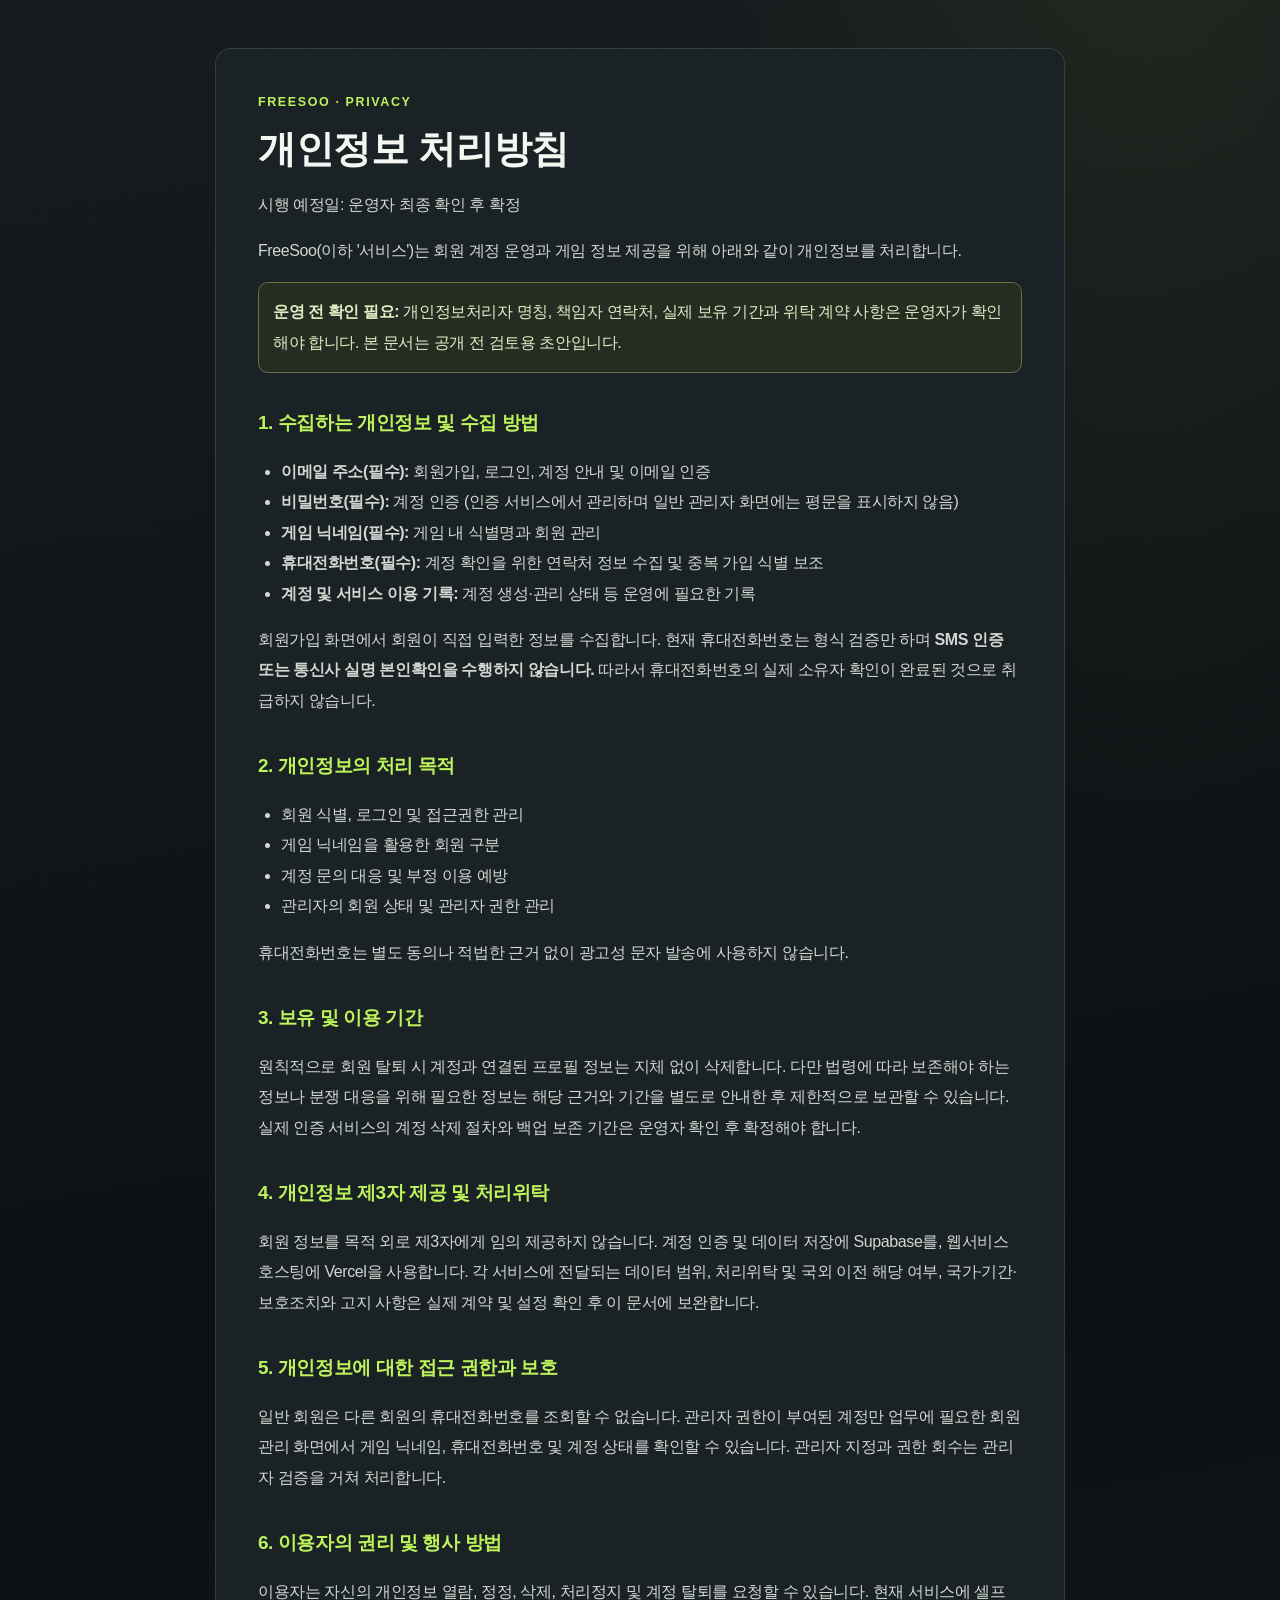
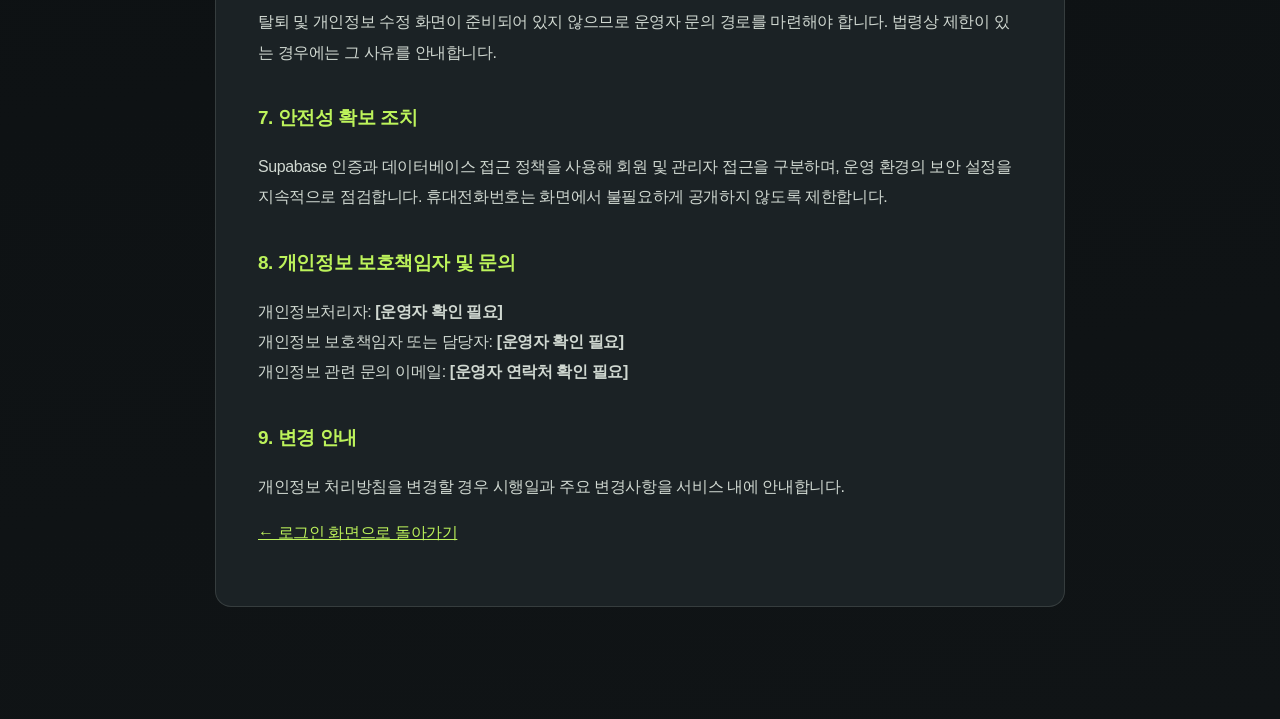
<file: privacy.html>
<!doctype html>
<html lang="ko"><head><meta charset="utf-8"><meta name="viewport" content="width=device-width,initial-scale=1"><title>개인정보 처리방침 | FreeSoo</title><link rel="stylesheet" href="assets/site.css"><style>.privacy-document{max-width:850px;margin:20px auto 70px;padding:clamp(22px,5vw,42px);background:#1b2225;border:1px solid var(--line);border-radius:16px;line-height:1.9}.privacy-document h1{font-size:clamp(1.7rem,4vw,2.35rem);line-height:1.3}.privacy-document h2{font-size:1.18rem;margin-top:32px;color:#bdf35b}.privacy-document p,.privacy-document li{color:#d0d8d1}.privacy-document a{text-decoration:underline;color:#bdf35b}.privacy-document .notice{padding:14px;border:1px solid #687245;border-radius:10px;color:#e1edc5;background:#252d22}.privacy-document ul{padding-left:23px}</style></head><body><main class="wrap section"><article class="privacy-document"><div class="eyebrow">FREESOO · PRIVACY</div><h1>개인정보 처리방침</h1><p>시행 예정일: 운영자 최종 확인 후 확정</p><p>FreeSoo(이하 '서비스')는 회원 계정 운영과 게임 정보 제공을 위해 아래와 같이 개인정보를 처리합니다.</p>
<p class="notice"><strong>운영 전 확인 필요:</strong> 개인정보처리자 명칭, 책임자 연락처, 실제 보유 기간과 위탁 계약 사항은 운영자가 확인해야 합니다. 본 문서는 공개 전 검토용 초안입니다.</p>
<h2>1. 수집하는 개인정보 및 수집 방법</h2><ul><li><strong>이메일 주소(필수):</strong> 회원가입, 로그인, 계정 안내 및 이메일 인증</li><li><strong>비밀번호(필수):</strong> 계정 인증 (인증 서비스에서 관리하며 일반 관리자 화면에는 평문을 표시하지 않음)</li><li><strong>게임 닉네임(필수):</strong> 게임 내 식별명과 회원 관리</li><li><strong>휴대전화번호(필수):</strong> 계정 확인을 위한 연락처 정보 수집 및 중복 가입 식별 보조</li><li><strong>계정 및 서비스 이용 기록:</strong> 계정 생성·관리 상태 등 운영에 필요한 기록</li></ul><p>회원가입 화면에서 회원이 직접 입력한 정보를 수집합니다. 현재 휴대전화번호는 형식 검증만 하며 <strong>SMS 인증 또는 통신사 실명 본인확인을 수행하지 않습니다.</strong> 따라서 휴대전화번호의 실제 소유자 확인이 완료된 것으로 취급하지 않습니다.</p>
<h2>2. 개인정보의 처리 목적</h2><ul><li>회원 식별, 로그인 및 접근권한 관리</li><li>게임 닉네임을 활용한 회원 구분</li><li>계정 문의 대응 및 부정 이용 예방</li><li>관리자의 회원 상태 및 관리자 권한 관리</li></ul><p>휴대전화번호는 별도 동의나 적법한 근거 없이 광고성 문자 발송에 사용하지 않습니다.</p>
<h2>3. 보유 및 이용 기간</h2><p>원칙적으로 회원 탈퇴 시 계정과 연결된 프로필 정보는 지체 없이 삭제합니다. 다만 법령에 따라 보존해야 하는 정보나 분쟁 대응을 위해 필요한 정보는 해당 근거와 기간을 별도로 안내한 후 제한적으로 보관할 수 있습니다. 실제 인증 서비스의 계정 삭제 절차와 백업 보존 기간은 운영자 확인 후 확정해야 합니다.</p>
<h2>4. 개인정보 제3자 제공 및 처리위탁</h2><p>회원 정보를 목적 외로 제3자에게 임의 제공하지 않습니다. 계정 인증 및 데이터 저장에 Supabase를, 웹서비스 호스팅에 Vercel을 사용합니다. 각 서비스에 전달되는 데이터 범위, 처리위탁 및 국외 이전 해당 여부, 국가·기간·보호조치와 고지 사항은 실제 계약 및 설정 확인 후 이 문서에 보완합니다.</p>
<h2>5. 개인정보에 대한 접근 권한과 보호</h2><p>일반 회원은 다른 회원의 휴대전화번호를 조회할 수 없습니다. 관리자 권한이 부여된 계정만 업무에 필요한 회원관리 화면에서 게임 닉네임, 휴대전화번호 및 계정 상태를 확인할 수 있습니다. 관리자 지정과 권한 회수는 관리자 검증을 거쳐 처리합니다.</p>
<h2>6. 이용자의 권리 및 행사 방법</h2><p>이용자는 자신의 개인정보 열람, 정정, 삭제, 처리정지 및 계정 탈퇴를 요청할 수 있습니다. 현재 서비스에 셀프 탈퇴 및 개인정보 수정 화면이 준비되어 있지 않으므로 운영자 문의 경로를 마련해야 합니다. 법령상 제한이 있는 경우에는 그 사유를 안내합니다.</p>
<h2>7. 안전성 확보 조치</h2><p>Supabase 인증과 데이터베이스 접근 정책을 사용해 회원 및 관리자 접근을 구분하며, 운영 환경의 보안 설정을 지속적으로 점검합니다. 휴대전화번호는 화면에서 불필요하게 공개하지 않도록 제한합니다.</p>
<h2>8. 개인정보 보호책임자 및 문의</h2><p>개인정보처리자: <strong>[운영자 확인 필요]</strong><br>개인정보 보호책임자 또는 담당자: <strong>[운영자 확인 필요]</strong><br>개인정보 관련 문의 이메일: <strong>[운영자 연락처 확인 필요]</strong></p>
<h2>9. 변경 안내</h2><p>개인정보 처리방침을 변경할 경우 시행일과 주요 변경사항을 서비스 내에 안내합니다.</p><p><a href="login.html">← 로그인 화면으로 돌아가기</a></p></article></main></body></html>
</file>
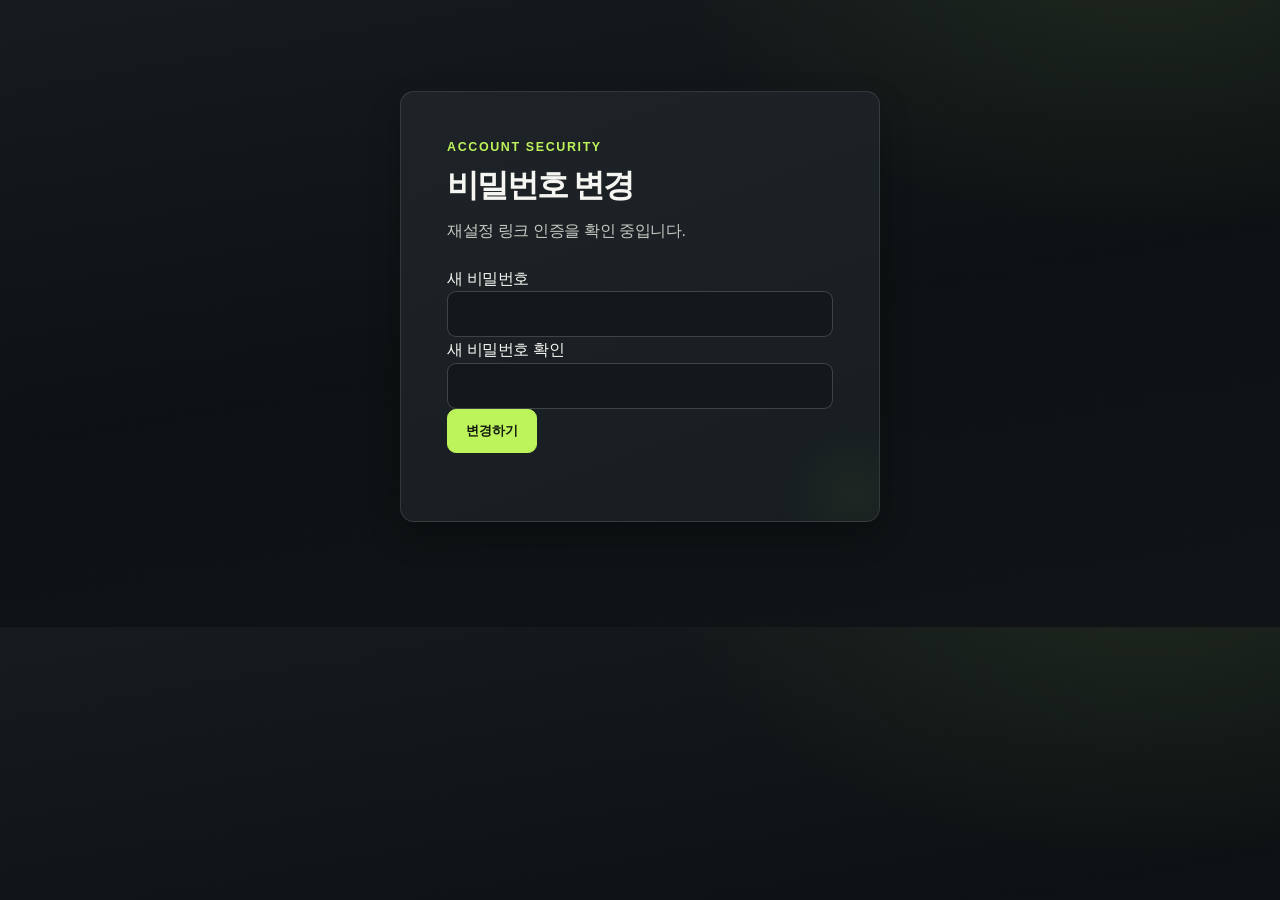
<file: reset-password.html>
<!doctype html><html lang="ko"><head><meta charset="utf-8"><meta name="viewport" content="width=device-width,initial-scale=1"><title>FreeSoo 비밀번호 재설정</title><link rel="stylesheet" href="assets/site.css"></head><body><main class="wrap section"><div class="hero-panel" style="max-width:480px;margin:7vh auto"><div class="eyebrow">ACCOUNT SECURITY</div><h1 style="font-size:2rem">비밀번호 변경</h1><p id="recoveryState" class="muted" role="status">재설정 링크 인증을 확인 중입니다.</p><label>새 비밀번호<input class="input" type="password" minlength="8" id="password"></label><label>새 비밀번호 확인<input class="input" type="password" minlength="8" id="confirmPassword"></label><button class="btn btn-primary" id="save">변경하기</button><p role="status" id="message"></p></div></main><script type="module">
import {authClient} from './assets/member-auth.js';
const $=id=>document.getElementById(id);
let authorized=false;
const {data:{session}}=await authClient.auth.getSession();
if(session){authorized=true;$('recoveryState').textContent='계정 세션 확인 완료. 새 비밀번호를 입력하세요.';}
else $('recoveryState').textContent='유효한 재설정 링크로 접속해주세요.';
authClient.auth.onAuthStateChange((event,session)=>{if(event==='PASSWORD_RECOVERY'&&session){authorized=true;$('recoveryState').textContent='재설정 인증이 완료되었습니다.';}});
$('save').onclick=async()=>{if(!authorized){$('message').textContent='재설정 이메일의 링크에서 다시 접속해주세요.';return;}const pw=$('password').value;if(pw.length<8||pw!==$('confirmPassword').value){$('message').textContent='8자 이상 비밀번호와 확인값이 일치해야 합니다.';return;}const {error}=await authClient.auth.updateUser({password:pw});$('message').textContent=error?error.message:'비밀번호 변경 완료. 다시 로그인해주세요.';if(!error){await authClient.auth.signOut();$('save').disabled=true;}};
</script></body></html>
</file>
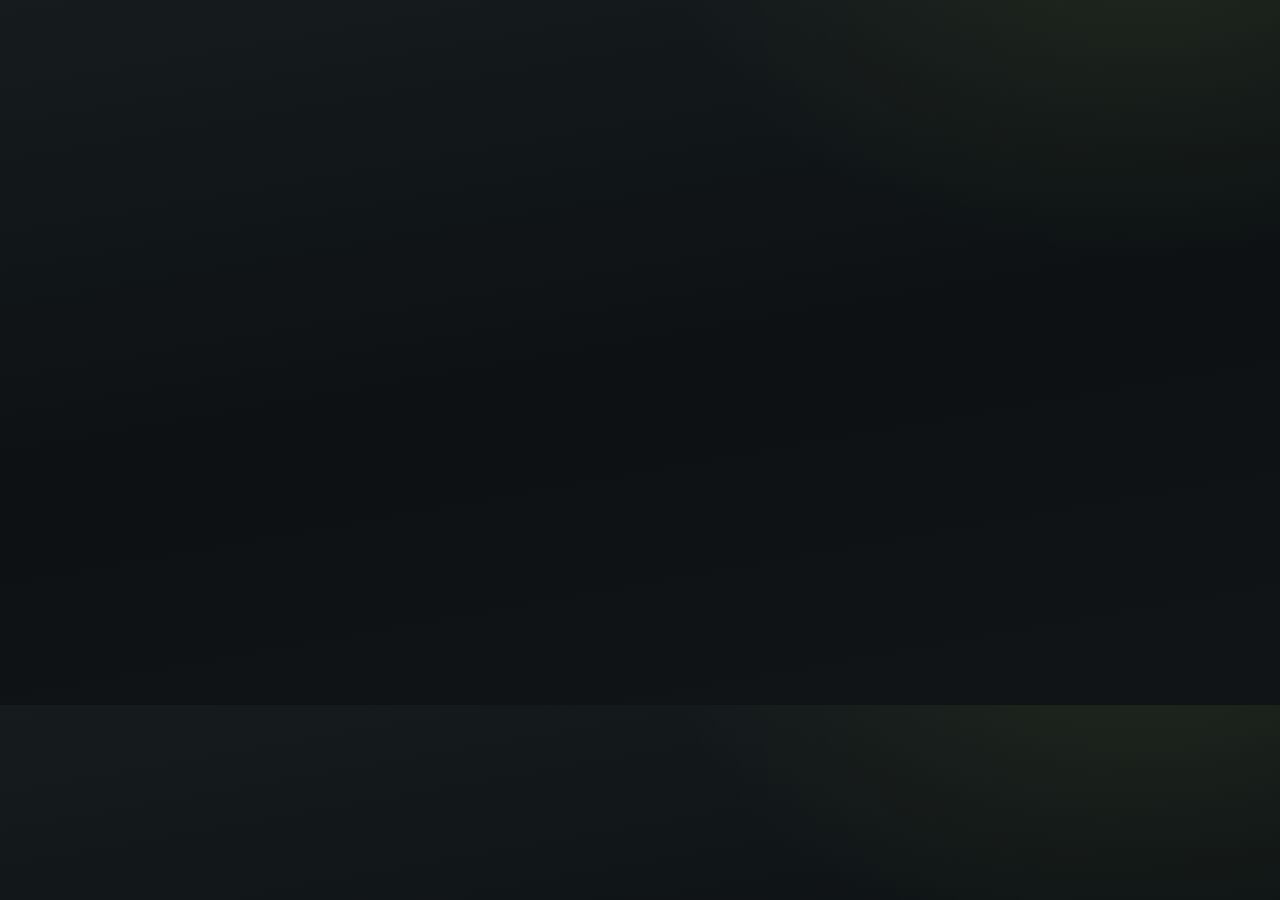
<file: skills.html>
<!DOCTYPE html>
<html lang="ko">
<head>
<meta charset="UTF-8" />
<meta name="viewport" content="width=device-width, initial-scale=1.0" />
<link rel="stylesheet" href="assets/site.css" />
<script src="site-config.js"></script>
<script src="assets/site.js"></script>
<style>html:not(.member-ready) body{visibility:hidden}</style>
  <title>FreeSoo 무공 설명서</title>
  <meta name="description" content="직업별 무공 설명서와 영상 미리보기를 제공하는 페이지" />
</head>
<body>
<header class="topbar">
  <div class="wrap topbar-inner">
    <a class="brand" href="index.html">
      <div class="brand-mark">秀</div>
      <div class="brand-copy">
        <strong>FreeSoo 비공식 포털</strong>
        <span>공지 · 공략집 · 무공 · 다운로드 · 문의</span>
      </div>
    </a>
    <button class="menu-toggle" id="menuToggle" type="button">☰ 메뉴</button>
    <nav class="nav" id="mainNav">
      <a href="index.html" data-nav="home">홈</a>
      <a href="index.html#news" data-nav="news">공지</a>
      <a href="guide-select.html" data-nav="guides">공략집</a>
      <a href="skills.html" data-nav="skills">무공</a>
      <a href="index.html#download" data-nav="download">다운로드</a>
      <a href="index.html#contact" data-nav="contact">문의</a>
    </nav>
  </div>
</header>
  <div class="wrap member-nav"><div id="memberActions" class="member-actions"></div></div>
  <main class="section">
    <div class="wrap">
      <div class="hero-panel">
        <div class="eyebrow">NEO PORTAL · SKILL LIBRARY</div>
        <h1>무공 설명서</h1>
        <p>직업과 무공을 검색하고 영상을 확인하세요. 연결된 영상은 1:1 화면에 크게 표시되며, 미등록 영상은 준비 중으로 안내합니다.</p>
        <div class="skills-toolbar">
          <input id="q" class="input" type="search" aria-label="무공 검색" placeholder="무공명 · 설명 · 태그 검색" />
          <select id="jobFilter" class="select" aria-label="직업별 필터"><option value="">전체 직업</option></select>
          <select id="videoFilter" class="select" aria-label="영상 연결 상태"><option value="">전체 영상 상태</option><option value="linked">영상 연결됨</option><option value="pending">영상 미연결</option></select>
        </div>
        <p class="media-summary" id="mediaSummary" role="status">영상 연결 현황을 확인 중입니다.</p>
        <div class="chip-row" style="margin-top: 12px;">
          <span class="chip">미디어 경로: <span id="cdnText"></span></span>
          <span class="chip">자동재생 꺼짐</span>
          <span class="chip">라이트박스 지원</span>
        </div>
      </div>
      <div class="section-head" style="margin-top: 16px;">
        <div><h2>무공 목록</h2><p class="count" id="countText">불러오는 중</p></div>
      </div>
      <div id="skillCards" class="skills-grid" aria-live="polite"><div class="empty">무공 정보를 불러오는 중입니다.</div></div>
    </div>
  </main>

  <div id="viewer" class="viewer">
    <div class="viewer-panel">
      <div class="viewer-head">
        <strong id="viewerTitle">무공 영상</strong>
        <button type="button" class="btn btn-secondary" id="viewerClose">닫기</button>
      </div>
      <video id="viewerVideo" controls preload="metadata" playsinline aria-label="무공 영상 확대 보기"></video>
    </div>
  </div>

  <script type="module">
    import {requireMember,fetchMemberContent} from './assets/member-auth.js';
    if(await requireMember()){
    Freesoo.initMenu('skills');
    const params = new URLSearchParams(location.search);
    const preselectedJob = params.get('job') || '';
    const viewer = document.getElementById('viewer');
    const viewerVideo = document.getElementById('viewerVideo');
    const viewerTitle = document.getElementById('viewerTitle');
    let jobs = [];

    document.getElementById('cdnText').textContent = window.FREESOO_CONFIG?.CDN_BASE || '사이트 상대 경로';

    function openViewer(src, title) {
      viewerTitle.textContent = title || '무공 영상';
      viewerVideo.src = src;
      viewer.classList.add('open');
      document.body.style.overflow = 'hidden';
      viewerVideo.play().catch(() => {});
    }
    function closeViewer() {
      viewerVideo.pause();
      viewerVideo.removeAttribute('src');
      viewerVideo.load();
      viewer.classList.remove('open');
      document.body.style.overflow = '';
    }
    document.getElementById('viewerClose').addEventListener('click', closeViewer);
    viewer.addEventListener('click', e => { if (e.target === viewer) closeViewer(); });
    document.addEventListener('keydown', e => { if (e.key === 'Escape' && viewer.classList.contains('open')) closeViewer(); });

    function createMediaMarkup(skill) {
      const rawVideo = typeof skill.video === 'string' ? skill.video.trim() : '';
      const rawThumb = typeof skill.thumbnail === 'string' ? skill.thumbnail.trim() : '';
      // Only present playable controls for explicitly linked files.
      // Legacy filename conventions remain available to administrators for migration.
      if (!rawVideo) return '<div class="video-pending" role="status"><span>VIDEO PENDING</span><strong>영상 준비 중</strong><small>무공 설명은 정상적으로 이용할 수 있습니다.</small></div>';
      const videoPath = Freesoo.resolveMedia(rawVideo);
      const poster = rawThumb ? '<img class="video-poster" src="' + Freesoo.esc(Freesoo.resolveMedia(rawThumb)) + '" alt="' + Freesoo.esc(skill.name) + ' 썸네일" loading="lazy">' : '';
      return `
        <div class="media-wrap" data-video="${Freesoo.esc(videoPath)}" data-title="${Freesoo.esc(skill.name)}">
          <div class="video-shell">
            ${poster}
            <div class="video-overlay" role="button" tabindex="0" aria-label="${Freesoo.esc(skill.name)} 영상 재생"><div class="play-badge"></div></div>
          </div>
          <div class="video-fallback muted hidden" role="status">영상 파일을 불러올 수 없습니다. 관리자에서 경로를 확인해주세요.</div>
        </div>
      `;
    }

    function loadCardVideo(mediaWrap) {
      if (!mediaWrap || mediaWrap.dataset.loaded === '1' || mediaWrap.dataset.loading === '1') return;
      mediaWrap.dataset.loading = '1';
      const videoSrc = mediaWrap.dataset.video;
      const title = mediaWrap.dataset.title || '무공 영상';
      const shell = mediaWrap.querySelector('.video-shell');
      const poster = mediaWrap.querySelector('.video-poster');
      const overlay = mediaWrap.querySelector('.video-overlay');
      const fallback = mediaWrap.querySelector('.video-fallback');
      const video = document.createElement('video');
      video.className = 'skill-video';
      video.controls = true;
      video.preload = 'metadata';
      video.playsInline = true;
      video.src = videoSrc;
      video.addEventListener('loadedmetadata', () => {
        mediaWrap.dataset.loaded = '1';
        delete mediaWrap.dataset.loading;
        if (poster) poster.style.display = 'none';
        if (overlay) overlay.style.display = 'none';
      }, { once: true });
      video.addEventListener('error', () => {
        if (poster) poster.style.display = 'none';
        if (overlay) overlay.style.display = 'none';
        video.remove();
        delete mediaWrap.dataset.loading;
        fallback?.classList.remove('hidden');
      }, { once: true });
      video.addEventListener('dblclick', () => openViewer(videoSrc, title));
      shell.prepend(video);
      video.play().catch(() => {});
    }

    function bindMediaEvents() {
      document.querySelectorAll('.media-wrap').forEach(mediaWrap => {
        const poster = mediaWrap.querySelector('.video-poster');
        const overlay = mediaWrap.querySelector('.video-overlay');
        poster?.addEventListener('error', () => { poster.style.display = 'none'; }, { once: true });
        overlay?.addEventListener('click', () => loadCardVideo(mediaWrap));
        overlay?.addEventListener('keydown', e => {
          if (e.key === 'Enter' || e.key === ' ') {
            e.preventDefault();
            loadCardVideo(mediaWrap);
          }
        });
      });
    }

    function renderSkills() {
      const keyword = (document.getElementById('q').value || '').trim().toLowerCase();
      const jobFilter = document.getElementById('jobFilter').value;
      const videoFilter = document.getElementById('videoFilter').value;
      const merged = [];
      jobs.forEach(job => {
        (job.skills || []).forEach(skill => merged.push({ ...skill, jobId: job.id, jobName: job.name }));
      });
      const filtered = merged.filter(skill => {
        const haystack = [skill.name, skill.desc, (skill.tags || []).join(' '), skill.jobName].join(' ').toLowerCase();
        const linked = typeof skill.video === 'string' && skill.video.trim().length > 0;
        return (!keyword || haystack.includes(keyword)) &&
          (!jobFilter || skill.jobId === jobFilter) &&
          (!videoFilter || (videoFilter === 'linked' ? linked : !linked));
      });
      const linkedCount = merged.filter(s => typeof s.video === 'string' && s.video.trim()).length;
      document.getElementById('mediaSummary').textContent = `영상 URL 연결 ${linkedCount}개 / 전체 ${merged.length}개 · 미연결 ${merged.length - linkedCount}개`;
      document.getElementById('countText').textContent = `검색 결과 ${filtered.length}개`;
      document.getElementById('skillCards').innerHTML = filtered.length
        ? filtered.map(skill => `
            <article class="skill-card">
              <div class="badge">${Freesoo.esc(skill.jobName)}</div>
              <h3>${Freesoo.esc(skill.name)}</h3>
              <p class="muted">${Freesoo.esc(skill.desc || '')}</p>
              ${createMediaMarkup(skill)}
            </article>
          `).join('')
        : '<div class="empty">조건에 맞는 무공이 없습니다.</div>';
      bindMediaEvents();
    }

    fetchMemberContent('skills')
      .then(r => (typeof r.json === 'function' ? r.json() : r))
      .then(data => {
        jobs = data.jobs || [];
        const jobFilter = document.getElementById('jobFilter');
        jobs.forEach(job => {
          jobFilter.insertAdjacentHTML('beforeend', `<option value="${Freesoo.esc(job.id)}">${Freesoo.esc(job.name)}</option>`);
        });
        if (preselectedJob) jobFilter.value = preselectedJob;
        renderSkills();
      })
      .catch(() => {
        document.getElementById('countText').textContent = '데이터 로딩 실패';
        document.getElementById('skillCards').innerHTML = '<div class="empty">무공 정보를 불러오지 못했습니다. 새로고침하여 다시 시도해주세요.</div>';
      });

    ['q', 'jobFilter', 'videoFilter'].forEach(id => {
      document.getElementById(id).addEventListener('input', renderSkills); 
      document.getElementById(id).addEventListener('change', renderSkills);
    });
    }
  </script>
</body>
</html>
</file>
<file: assets/site.css>
/* =========================================================
   FreeSoo 공통 스타일
   - index.html / skills.html / guide-select.html / guide.html 공용
   - 수정 포인트는 각 섹션 주석 참고
   ========================================================= */
:root {
  --bg: #0f0906;
  --bg-2: #18100b;
  --panel: rgba(28, 17, 10, 0.94);
  --panel-2: rgba(22, 14, 9, 0.98);
  --line: rgba(255, 160, 72, 0.18);
  --line-strong: rgba(255, 160, 72, 0.34);
  --text: #f7ead9;
  --muted: #d7b792;
  --accent: #ffab52;
  --accent-2: #ff6e2f;
  --shadow: 0 18px 44px rgba(0, 0, 0, 0.34);
  --radius: 20px;
  --max: 1280px;
}
* { box-sizing: border-box; }
html { scroll-behavior: smooth; }
body {
  margin: 0;
  color: var(--text);
  font-family: "Noto Serif KR", "Malgun Gothic", serif;
  background:
    radial-gradient(circle at top, rgba(255, 116, 40, 0.16), transparent 26%),
    radial-gradient(circle at 20% 18%, rgba(255, 168, 91, 0.08), transparent 20%),
    linear-gradient(180deg, #17100b 0%, #090604 100%);
}
body::before {
  content: "";
  position: fixed;
  inset: 0;
  pointer-events: none;
  opacity: 0.12;
  background:
    linear-gradient(transparent 97%, rgba(255, 170, 90, 0.035) 100%),
    linear-gradient(90deg, transparent 97%, rgba(255, 170, 90, 0.02) 100%);
  background-size: 100% 4px, 4px 100%;
  mix-blend-mode: screen;
}
a { color: inherit; text-decoration: none; }
img, video { display: block; max-width: 100%; }
.wrap { width: min(calc(100% - 32px), var(--max)); margin: 0 auto; }
.hidden { display: none !important; }
.empty { color: var(--muted); font-size: 0.95rem; }
.muted { color: var(--muted); }
.topbar {
  position: sticky; top: 0; z-index: 60;
  backdrop-filter: blur(14px);
  background: rgba(11, 7, 5, 0.86);
  border-bottom: 1px solid var(--line);
  box-shadow: 0 8px 24px rgba(0, 0, 0, 0.16);
}
.topbar-inner {
  min-height: 76px;
  display: flex; align-items: center; justify-content: space-between;
  gap: 16px; position: relative;
}
.brand { display: flex; align-items: center; gap: 14px; min-width: 0; }
.brand-mark {
  width: 48px; height: 48px; display: grid; place-items: center; border-radius: 14px;
  font-size: 1.45rem; font-weight: 800; color: #fff5eb;
  border: 1px solid rgba(255, 178, 92, 0.34);
  background: linear-gradient(180deg, rgba(255, 166, 86, 0.22), rgba(255, 88, 38, 0.12));
  box-shadow: 0 0 22px rgba(255, 136, 45, 0.18), inset 0 0 20px rgba(255, 210, 160, 0.04);
}
.brand-copy { min-width: 0; }
.brand-copy strong { display: block; font-size: 1.08rem; letter-spacing: 0.04em; }
.brand-copy span {
  display: block; font-size: 0.84rem; color: var(--muted);
  white-space: nowrap; overflow: hidden; text-overflow: ellipsis;
}
.menu-toggle {
  display: none; border: 1px solid var(--line); background: rgba(255, 255, 255, 0.03);
  color: var(--text); border-radius: 12px; padding: 10px 12px; cursor: pointer;
}
.nav { display: flex; gap: 10px; flex-wrap: wrap; justify-content: flex-end; }
.nav a {
  padding: 10px 14px; border-radius: 999px; color: var(--muted);
  border: 1px solid transparent; transition: 0.2s ease; font-size: 0.95rem;
}
.nav a:hover, .nav a.active {
  color: #fff8f0; border-color: var(--line-strong);
  background: rgba(255, 140, 50, 0.08); box-shadow: 0 0 18px rgba(255, 132, 40, 0.12);
}
.hero-panel,.side-panel,.notice-card,.card,.download-box,.footer-panel,.filter-box,.viewer-panel,.skill-card,.step-card {
  position: relative; overflow: hidden;
  background: linear-gradient(180deg, rgba(31, 20, 13, 0.94), rgba(17, 12, 9, 0.98));
  border: 1px solid var(--line); border-radius: var(--radius); box-shadow: var(--shadow);
}
.hero-panel::after,.side-panel::after,.notice-card::after,.card::after,.download-box::after,.footer-panel::after,.filter-box::after,.viewer-panel::after,.skill-card::after,.step-card::after {
  content: ""; position: absolute; right: -44px; bottom: -44px; width: 140px; height: 140px;
  background: radial-gradient(circle, rgba(255, 140, 50, 0.14), transparent 70%); pointer-events: none;
}
.hero-panel,.side-panel,.notice-card,.card,.download-box,.footer-panel,.filter-box,.skill-card,.step-card { padding: 20px; }
.badge {
  display: inline-flex; align-items: center; min-height: 28px; padding: 0 10px;
  border-radius: 999px; font-size: 0.78rem; color: #ffd7b3;
  background: rgba(255, 146, 63, 0.1); border: 1px solid rgba(255, 165, 72, 0.2);
  margin-bottom: 12px;
}
.btn {
  display: inline-flex; align-items: center; justify-content: center; gap: 8px;
  min-height: 48px; padding: 0 18px; border-radius: 14px; font-weight: 700;
  border: 1px solid rgba(255, 165, 72, 0.24); cursor: pointer; transition: 0.2s ease;
}
.btn:hover { transform: translateY(-2px); }
.btn-primary {
  color: #fff8f0;
  background: linear-gradient(135deg, rgba(255, 154, 61, 0.22), rgba(255, 84, 36, 0.24));
  box-shadow: 0 0 26px rgba(255, 118, 33, 0.14);
}
.btn-secondary { color: var(--text); background: rgba(255, 255, 255, 0.03); }
.controls,.chip-row { display: flex; flex-wrap: wrap; gap: 12px; }
.chip {
  display: inline-flex; align-items: center; min-height: 32px; padding: 0 12px;
  border-radius: 999px; background: rgba(255, 255, 255, 0.04); border: 1px solid rgba(255, 255, 255, 0.06);
  color: #ffd8b4; font-size: 0.84rem;
}
.input,.select {
  width: 100%; min-height: 48px; border-radius: 14px;
  border: 1px solid rgba(255, 165, 72, 0.2); background: rgba(255,255,255,0.03);
  color: var(--text); padding: 0 14px;
}
.input::placeholder { color: #c4a17f; }
.select option { background: #1b120d; color: #fff2df; }
.section { padding: 18px 0 26px; }
.section-head { display: flex; align-items: end; justify-content: space-between; gap: 12px; margin-bottom: 16px; }
.section-head h2 { margin: 0; font-size: clamp(1.45rem, 3vw, 2rem); }
.section-head p { margin: 8px 0 0; }
.grid-2,.grid-3,.grid-4,.cards,.steps,.skills-grid { display: grid; gap: 16px; }
.grid-2 { grid-template-columns: repeat(2, minmax(0, 1fr)); }
.grid-3 { grid-template-columns: repeat(3, minmax(0, 1fr)); }
.grid-4 { grid-template-columns: repeat(4, minmax(0, 1fr)); }
.cards { grid-template-columns: repeat(3, minmax(0, 1fr)); }
.skills-grid { grid-template-columns: repeat(2, minmax(0, 1fr)); }
.steps { grid-template-columns: 1fr; }
.card:hover,.notice-card:hover,.skill-card:hover,.step-card:hover { transform: translateY(-4px); transition: transform 0.22s ease; }
.card-thumb {
  width: 100%; aspect-ratio: 16 / 9; object-fit: cover; border-radius: 14px;
  border: 1px solid rgba(255,255,255,0.06); margin-bottom: 14px; background: rgba(255,255,255,0.03);
}
.count { margin-top: 12px; color: #ffd4ad; font-size: 0.9rem; font-weight: 700; }
.list { display: grid; gap: 12px; }
.notice-item {
  padding: 14px; border-radius: 14px; background: rgba(255,255,255,0.03);
  border: 1px solid rgba(255,255,255,0.05);
}
.notice-item strong { display: block; margin-bottom: 6px; line-height: 1.5; }
.notice-item p { margin: 8px 0 0; }
.hero { padding: 54px 0 24px; }
.hero-grid { display: grid; grid-template-columns: 1.15fr 0.85fr; gap: 22px; align-items: stretch; }
.eyebrow { color: #ffc286; font-size: 0.88rem; letter-spacing: 0.18em; text-transform: uppercase; }
h1 { margin: 10px 0 14px; font-size: clamp(2.1rem, 5vw, 3.6rem); line-height: 1.08; }
.hero-panel p { margin: 0 0 22px; color: var(--muted); line-height: 1.84; }
.side-panel { display: grid; grid-template-columns: 1fr; gap: 14px; align-content: stretch; }
.info-card {
  min-height: 132px; padding: 18px 18px 16px; border-radius: 16px;
  background: rgba(255, 255, 255, 0.035); border: 1px solid rgba(255, 255, 255, 0.055);
  display: flex; flex-direction: column; justify-content: center;
}
.info-card strong { display: block; margin-bottom: 8px; font-size: 1.02rem; color: #fff0dd; }
.info-card p { margin: 0; color: var(--muted); line-height: 1.76; }
.footer { padding: 24px 0 34px; }
.footer-panel p { margin: 0; color: var(--muted); line-height: 1.7; }
.media-wrap { margin-top: 14px; }
.video-shell {
  position: relative; border-radius: 18px; overflow: hidden; background: #0b0806;
  border: 1px solid rgba(255,255,255,.08); min-height: 220px;
  display: flex; align-items: center; justify-content: center;
}
.video-poster { width: 100%; height: 220px; object-fit: cover; display: block; }
.video-overlay {
  position: absolute; inset: 0; display: flex; align-items: center; justify-content: center;
  background: linear-gradient(180deg, rgba(0,0,0,.12), rgba(0,0,0,.44)); cursor: pointer; transition: .2s ease;
}
.video-overlay:hover { background: linear-gradient(180deg, rgba(0,0,0,.08), rgba(0,0,0,.34)); }
.play-badge {
  width: 74px; height: 74px; border-radius: 999px; display: grid; place-items: center;
  background: rgba(18,10,6,.72); border: 1px solid rgba(255,185,106,.34); box-shadow: 0 0 22px rgba(255,132,40,.16);
}
.play-badge::before {
  content: ""; display: block; width: 0; height: 0; border-top: 12px solid transparent;
  border-bottom: 12px solid transparent; border-left: 20px solid #ffe4c5; margin-left: 5px;
}
.skill-video { width: 100%; height: 220px; object-fit: cover; display: block; background: #000; }
.video-fallback { padding: 18px; }
.viewer {
  position: fixed; inset: 0; background: rgba(0, 0, 0, 0.88); display: none;
  align-items: center; justify-content: center; padding: 20px; z-index: 2000;
}
.viewer.open { display: flex; }
.viewer-panel { width: min(1100px, 96vw); padding: 0; }
.viewer-head {
  display: flex; justify-content: space-between; align-items: center;
  padding: 14px 16px; border-bottom: 1px solid rgba(255,255,255,.06);
}
.viewer video { width: 100%; max-height: 78vh; background: #000; }
.step-num {
  display: inline-flex; width: 40px; height: 40px; align-items: center; justify-content: center;
  border-radius: 12px; background: rgba(255,146,63,.1); border: 1px solid rgba(255,165,72,.2); margin-bottom: 12px;
}
.step-image { width: 100%; border-radius: 16px; border: 1px solid rgba(255,255,255,.08); cursor: zoom-in; }
@media (max-width: 1100px) {
  .hero-grid,.grid-2,.grid-3,.grid-4,.skills-grid { grid-template-columns: 1fr; }
  .cards { grid-template-columns: repeat(2, minmax(0, 1fr)); }
}
@media (max-width: 760px) {
  .menu-toggle { display: inline-flex; }
  .nav {
    display: none; position: absolute; top: calc(100% + 10px); right: 0; left: 0; padding: 12px;
    border-radius: 18px; background: rgba(16, 11, 8, 0.97); border: 1px solid var(--line); box-shadow: var(--shadow);
    grid-template-columns: 1fr 1fr;
  }
  .nav.open { display: grid; }
  .cards,.grid-3 { grid-template-columns: 1fr; }
  .hero-panel,.side-panel,.notice-card,.card,.download-box,.footer-panel,.filter-box,.skill-card,.step-card { padding: 18px; }
  .controls { flex-direction: column; }
  .btn { width: 100%; }
  .video-shell,.video-poster,.skill-video { min-height: 190px; height: 190px; }
}


/* ===== FreeSoo UI refresh | 2026-10-24 ===== */
:root {
  --radius: 16px;
  --shadow: 0 10px 30px rgba(0, 0, 0, .23);
  --line: rgba(255, 171, 82, .16);
}
body { font-family: "Pretendard", "Noto Sans KR", "Malgun Gothic", sans-serif; line-height: 1.6; }
.topbar-inner { min-height: 68px; }
.brand-mark { width: 43px; height: 43px; border-radius: 12px; }
.hero-panel,.side-panel,.notice-card,.card,.download-box,.footer-panel,.filter-box,.skill-card,.step-card {
  border-radius: var(--radius);
  box-shadow: var(--shadow);
}
.hero-panel::after,.side-panel::after,.notice-card::after,.card::after,.download-box::after,.footer-panel::after,.filter-box::after,.skill-card::after,.step-card::after {
  opacity: .45;
}
.section { padding: 28px 0 42px; }
.hero-panel p { line-height: 1.7; }
.btn { min-height: 44px; border-radius: 12px; }
.input,.select { min-height: 46px; border-radius: 12px; }
.btn:focus-visible,.input:focus-visible,.select:focus-visible,.nav a:focus-visible,
.video-overlay:focus-visible,.menu-toggle:focus-visible {
  outline: 2px solid var(--accent); outline-offset: 3px;
}
@media (hover: hover) {
  .card:hover,.notice-card:hover,.skill-card:hover,.step-card:hover { transform: translateY(-2px); }
}

/* Skills cards: larger, square video stage without cropping the source */
.skills-grid { grid-template-columns: repeat(2, minmax(0, 1fr)); gap: 20px; align-items: start; }
.skill-card { min-width: 0; padding: 22px; }
.skill-card h3 { margin: 0 0 9px; font-size: clamp(1.12rem, 2vw, 1.35rem); line-height: 1.4; }
.skill-card > p { margin: 0; min-height: 2.5em; }
.skill-card .badge { margin-bottom: 10px; }
.media-wrap { margin-top: 18px; width: 100%; }
.video-shell {
  width: 100%;
  height: auto;
  min-height: 0;
  aspect-ratio: 1 / 1;
  border-radius: 16px;
  display: grid;
  place-items: center;
  isolation: isolate;
}
.video-poster,.skill-video {
  position: absolute;
  inset: 0;
  width: 100%;
  height: 100%;
  min-height: 0;
}
.video-poster { object-fit: contain; background: #090909; }
.skill-video { object-fit: contain; background: #090909; }
.video-overlay { z-index: 2; }
.play-badge { width: 68px; height: 68px; }
.video-fallback { border: 1px dashed var(--line-strong); border-radius: 12px; margin-top: 10px; }
.viewer-panel { width: min(800px, 94vw); }
.viewer video {
  width: min(100%, 72vh);
  height: auto;
  aspect-ratio: 1 / 1;
  max-height: 72vh;
  margin: 0 auto;
  object-fit: contain;
}
.skills-toolbar { display: grid; grid-template-columns: minmax(0, 2fr) minmax(180px, 1fr); gap: 12px; margin-top: 14px; }
.skills-help { margin-bottom: 0; }
@media (max-width: 1100px) {
  .skills-grid { grid-template-columns: repeat(2, minmax(0, 1fr)); }
}
@media (max-width: 760px) {
  .wrap { width: min(calc(100% - 24px), var(--max)); }
  .section { padding: 18px 0 28px; }
  .skills-grid { grid-template-columns: 1fr; gap: 16px; }
  .skill-card { padding: 16px; }
  .skills-toolbar { grid-template-columns: 1fr; }
  .skill-card > p { min-height: 0; }
  .video-shell { min-height: 0; height: auto; aspect-ratio: 1 / 1; }
  .video-poster,.skill-video { min-height: 0; height: 100%; }
  .viewer { padding: 12px; }
  .viewer-panel { width: 100%; }
  .viewer video { width: 100%; max-height: min(70vh, 94vw); }
}
@media (prefers-reduced-motion: reduce) {
  .btn,.card,.notice-card,.skill-card,.step-card { transition: none; }
}



/* ==========================================================
   NEO PORTAL / visual system 2026
   charcoal • off-white • electric lime
   ========================================================== */
:root {
 --bg:#0c0f11; --bg-2:#14191c; --panel:#181e21; --panel-2:#111619;
 --line:rgba(231,239,231,.13); --line-strong:rgba(188,239,81,.52);
 --text:#f5f6f1; --muted:#b5bcb6; --accent:#bdf35b; --accent-2:#a0cc4f;
 --shadow:0 14px 32px rgba(0,0,0,.23); --radius:14px;
}
html { color-scheme:dark; }
body {
 color:var(--text);
 font-family:"Pretendard","Noto Sans KR","Malgun Gothic",sans-serif;
 letter-spacing:-.025em;
 background:
 radial-gradient(ellipse at 90% -10%,rgba(159,212,77,.09),transparent 30%),
 linear-gradient(170deg,#161b1e 0%,#0d1113 52%,#101416 100%);
}
body::before {
 background:linear-gradient(rgba(226,237,227,.025) 1px,transparent 1px),linear-gradient(90deg,rgba(226,237,227,.025) 1px,transparent 1px);
 background-size:44px 44px;opacity:.34;mix-blend-mode:normal;
}
.topbar { background:rgba(15,19,21,.94); border-bottom:1px solid var(--line);box-shadow:0 4px 20px rgba(0,0,0,.15); }
.topbar-inner { min-height:68px; }
.brand-mark {background:#bdf35b;color:#10170c;border:1px solid #d4ff8c;box-shadow:none;border-radius:10px;font-family:inherit;font-weight:900;}
.brand-copy strong {color:#f6f7f2;font-weight:800;letter-spacing:-.035em;}
.brand-copy span {color:#abb4ac;}
.nav a{color:#b6beb8;border-radius:9px;}
.nav a.active,.nav a:hover{color:#c6fb6d;background:rgba(181,238,78,.09);border-color:rgba(181,238,78,.32);box-shadow:none;}
.hero-panel,.side-panel,.notice-card,.card,.download-box,.footer-panel,.filter-box,.viewer-panel,.skill-card,.step-card {
 background:linear-gradient(160deg,#1d2326,#171d20);
 border:1px solid var(--line);border-radius:var(--radius);box-shadow:var(--shadow);
}
.hero-panel::after,.side-panel::after,.notice-card::after,.card::after,.download-box::after,.footer-panel::after,.filter-box::after,.viewer-panel::after,.skill-card::after,.step-card::after {
 background:radial-gradient(circle,rgba(180,239,90,.095),transparent 73%);
}
.hero-panel { padding:clamp(24px,4vw,46px); }
.eyebrow,.hero-panel .eyebrow {color:#bdf35b;font-size:.78rem;font-weight:800;letter-spacing:.13em;}
.hero-panel h1{font-family:inherit;color:#f5f6f1;letter-spacing:-.065em;font-weight:850;font-size:clamp(2.5rem,6vw,4.6rem);}
.hero-panel p{color:#c5cbc3;line-height:1.7;max-width:68ch;}
.section-head h2{font-family:inherit;color:#fafbf6;font-weight:800;letter-spacing:-.045em;}
.badge,.chip {color:#cffb88;background:rgba(189,243,91,.09);border:1px solid rgba(189,243,91,.2);border-radius:8px;}
.btn {min-height:44px;border-radius:9px;text-align:center;transition:background .18s,border-color .18s,transform .18s;}
.btn-primary{color:#131a0e;background:#bdf35b;border:1px solid #bdf35b;box-shadow:none;}
.btn-primary:hover{background:#d1ff86;}
.btn-secondary{color:#eef2e9;background:rgba(255,255,255,.04);border:1px solid rgba(235,242,231,.17);}
.btn-secondary:hover{background:rgba(189,243,91,.09);border-color:rgba(189,243,91,.4);}
.input,.select{color:#f5f6f1;background:#12181b;border:1px solid rgba(240,245,237,.2);border-radius:9px;}
.input::placeholder{color:#87918a;}
.select option{background:#151b1f;color:#f5f6f1;}
.input:focus,.select:focus{border-color:#bdf35b;}
.btn:focus-visible,.nav a:focus-visible,.input:focus-visible,.select:focus-visible,.video-overlay:focus-visible,.menu-toggle:focus-visible{outline:2px solid #bdf35b;outline-offset:3px;}
.count{color:#bdf35b;}
.notice-item,.info-card{background:#22292b;border:1px solid rgba(238,245,235,.09);border-radius:11px;}
.info-card strong{color:#f5f6f1;}
.card h3,.skill-card h3,.notice-card h3{color:#fafbf7;}
.card p,.skill-card p,.download-box p{color:var(--muted);}
.card,.skill-card,.notice-card{transition:border-color .2s,transform .2s;}
.card:hover,.skill-card:hover{border-color:rgba(189,243,91,.45);}
.card-thumb,.step-image{border-color:var(--line);border-radius:10px;}
.video-shell{background:#080b0c;border-color:var(--line);border-radius:11px;aspect-ratio:1/1;height:auto;min-height:0;}
.video-poster,.skill-video{height:100%;min-height:0;object-fit:contain;background:#080b0c;}
.video-overlay{background:linear-gradient(180deg,rgba(0,0,0,.07),rgba(0,0,0,.48));}
.video-overlay:hover{background:linear-gradient(180deg,rgba(0,0,0,.02),rgba(0,0,0,.31));}
.play-badge{background:rgba(13,19,16,.82);border:1px solid #bdf35b;box-shadow:none;}
.play-badge::before{border-left-color:#bdf35b;}
.skills-grid{gap:20px;}.skill-card{padding:22px;}
.menu-toggle{color:#f5f6f1;background:#242b2e;border-color:var(--line);}
.admin-layout textarea,.admin-layout input{background:#11171a!important;border:1px solid rgba(232,242,229,.25)!important;color:#f4f6f0!important;border-radius:10px;}
.admin-layout nav button{text-align:left;justify-content:flex-start;}
#login label{display:block;margin:14px 0;color:#d5ddd3;}
#login input{display:block;margin-top:7px;}
#status,#loginStatus,#mediaResult{overflow-wrap:anywhere;}
#media{margin:12px 0;width:100%;}
#mediaResult a{color:#bdf35b;text-decoration:underline;}
@media(max-width:760px){
 .hero-panel{padding:24px;}
 .skills-grid{gap:16px;grid-template-columns:1fr;}
 .skill-card{padding:17px;}
 .nav{background:#151b1e;}
 .admin-layout nav button{text-align:center;justify-content:center;}
}


/* Neo Portal v2: information architecture and gaming dashboard */
.portal-hero{padding:34px 0 20px;}
.portal-hero-grid{display:grid;grid-template-columns:minmax(0,1.65fr) minmax(275px,.85fr);gap:18px;align-items:stretch;}
.portal-feature{min-height:420px;padding:clamp(28px,4vw,52px);display:flex;flex-direction:column;align-items:flex-start;
background:radial-gradient(ellipse at 91% 32%,rgba(188,243,91,.18),transparent 38%),linear-gradient(120deg,#242d2b 0%,#161d20 65%)!important;
border-color:rgba(189,243,91,.28)!important;isolation:isolate;}
.portal-feature::before{content:"";position:absolute;right:7%;top:12%;width:min(29vw,230px);aspect-ratio:1;border:1px solid rgba(189,243,91,.18);border-radius:50%;box-shadow:0 0 0 34px rgba(189,243,91,.025),0 0 0 69px rgba(189,243,91,.02);pointer-events:none;}
.portal-kicker{display:flex;align-items:center;gap:9px;font-size:.73rem;letter-spacing:.15em;color:#cbfa8a;font-weight:800;}
.live-dot{width:7px;height:7px;background:#bdf35b;border-radius:50%;box-shadow:0 0 0 4px rgba(189,243,91,.12);}
.portal-feature h1{font-family:inherit;font-size:clamp(2.4rem,5.2vw,4.6rem);letter-spacing:-.075em;line-height:1.13;margin:22px 0 15px;position:relative;}
.lime-text{color:#bdf35b;}
.portal-feature p{font-size:1.02rem;max-width:48ch;position:relative;}
.portal-actions{margin:5px 0 20px;position:relative;}
.portal-feature-bottom{display:flex;justify-content:space-between;gap:20px;width:100%;border-top:1px solid rgba(238,245,237,.11);margin-top:auto;padding-top:17px;color:#9ba99d;font-size:.67rem;letter-spacing:.1em;font-weight:700;}
.portal-shortcuts{display:grid;grid-template-rows:repeat(3,minmax(0,1fr));gap:14px;}
.portal-shortcut{display:flex;align-items:center;gap:17px;padding:22px;border-radius:14px;background:#1c2427;border:1px solid rgba(240,245,237,.14);transition:border-color .2s,background .2s,transform .2s;}
.portal-shortcut:hover{background:#25302f;border-color:rgba(189,243,91,.55);transform:translateY(-2px);}
.shortcut-icon{display:grid;place-items:center;flex:0 0 44px;height:44px;background:rgba(189,243,91,.11);color:#bdf35b;border:1px solid rgba(189,243,91,.25);border-radius:10px;font-weight:900;font-size:.87rem;}
.portal-shortcut strong{display:block;color:#f5f6f1;font-size:1.05rem;line-height:1.45;}
.portal-shortcut small{display:block;color:#acb8ad;font-size:.82rem;margin-top:5px;line-height:1.4;}
.shortcut-arrow{margin-left:auto;color:#bdf35b;font-size:1.3rem;}
.portal-ticker{display:flex;align-items:center;gap:16px;padding:12px 17px;background:rgba(189,243,91,.035);border:1px solid rgba(237,246,230,.12);border-radius:10px;color:#c5cdc5;font-size:.8rem;}
.ticker-label{font-size:.7rem;font-weight:900;letter-spacing:.12em;color:#bdf35b;}
.ticker-end{margin-left:auto;color:#828f86;font-size:.7rem;letter-spacing:.1em;}
.portal-bottom-banner{padding:clamp(24px,4vw,40px);display:flex;align-items:center;justify-content:space-between;gap:28px;background:#222a2a;border:1px solid rgba(189,243,91,.24);border-radius:15px;}
.portal-bottom-banner h2,.portal-contact h2{color:#f6f8f3;margin:10px 0;font-size:clamp(1.45rem,2.7vw,2rem);letter-spacing:-.05em;}
.portal-bottom-banner p{color:#b5c1b8;margin:0;line-height:1.7;}
.portal-contact-row{display:flex;align-items:center;justify-content:space-between;gap:24px;padding-bottom:22px;}
.portal-contact p{margin:0;}
.section-head .btn{white-space:nowrap;}
.cards .card{display:flex;flex-direction:column;gap:9px;min-width:0;}
.cards .card h3{margin:0;font-size:1.18rem;line-height:1.4;letter-spacing:-.035em;}
.cards .card p{margin:0;line-height:1.65;}
.cards .card .count{margin-top:auto;}
.notice-card{padding:24px;}
.notice-item{margin-bottom:4px;}
.filter-box{padding:22px;}
#guideCards .card{min-height:235px;}
#skillCards .skill-card{align-self:start;}
@media(max-width:940px){.portal-hero-grid{grid-template-columns:1fr;}.portal-shortcuts{grid-template-columns:repeat(3,minmax(0,1fr));grid-template-rows:auto;}.portal-shortcut{padding:16px;gap:10px;}.portal-shortcut .shortcut-icon{flex-basis:34px;height:34px;}.shortcut-arrow{display:none;}.portal-bottom-banner{flex-direction:column;align-items:flex-start;}}
@media(max-width:700px){.portal-hero{padding:17px 0 8px;}.portal-feature{min-height:350px;padding:26px 22px;}.portal-feature h1{font-size:clamp(2.2rem,10vw,3.2rem);}.portal-feature-bottom{flex-wrap:wrap;font-size:.6rem;}.portal-shortcuts{grid-template-columns:1fr;}.portal-shortcut{padding:16px 17px;}.shortcut-arrow{display:block;}.portal-ticker{font-size:.75rem;}.ticker-end{display:none;}.portal-bottom-banner{padding:24px 19px;}.portal-contact-row{align-items:flex-start;flex-direction:column;}.section-head{align-items:center;}.section-head .btn{width:auto;font-size:.78rem;padding:0 12px;}.notice-card,.filter-box{padding:17px;}}


/* STEP 8 - missing media indication and administrator video linking */
.video-pending{aspect-ratio:1/1;width:100%;margin-top:18px;display:flex;flex-direction:column;align-items:center;justify-content:center;gap:9px;text-align:center;padding:22px;border:1px dashed rgba(189,243,91,.28);border-radius:12px;background:linear-gradient(145deg,#181f21,#101517);}
.video-pending span{color:#bdf35b;font-size:.68rem;letter-spacing:.15em;font-weight:800;}
.video-pending strong{color:#eff2e8;font-size:1.15rem;}
.video-pending small{color:#9ba69d;line-height:1.6;}
.media-link-helper{margin-top:20px;padding:20px;background:rgba(189,243,91,.035);border:1px solid rgba(189,243,91,.18);border-radius:12px;display:grid;gap:12px;}
.media-link-helper h3,.media-link-helper p{margin:0;}
.media-link-helper .grid-2{gap:12px;}
.media-link-helper button{justify-self:start;}
@media(max-width:760px){.media-link-helper{padding:14px;}.media-link-helper .grid-2{grid-template-columns:1fr;}.media-link-helper button{justify-self:stretch;}}

/* Production QA: video coverage filters */
.skills-toolbar{grid-template-columns:minmax(0,2fr) minmax(150px,1fr) minmax(150px,1fr);}
.media-summary{margin:13px 0 0;color:#c4ec97;font-size:.88rem;font-weight:650;}
@media(max-width:760px){.skills-toolbar{grid-template-columns:1fr;}}

/* MEMBER ACCESS / ADMIN DASHBOARD */
.member-nav{display:flex;justify-content:flex-end;margin-top:10px}.member-actions{display:flex;align-items:center;gap:12px;font-size:.8rem;color:#bdc8b8;overflow-wrap:anywhere}.member-actions .btn{min-height:35px;padding:4px 12px}.admin-stats{display:grid;grid-template-columns:repeat(4,minmax(0,1fr));gap:12px;margin:20px 0}.admin-stats>div{background:#1e2727;border:1px solid rgba(189,243,91,.18);border-radius:12px;padding:18px}.admin-stats span{display:block;font-size:.82rem;color:#c0c9bc}.admin-stats strong{display:block;font-size:1.75rem;color:#bdf35b;margin-top:7px}@media(max-width:760px){.admin-stats{grid-template-columns:repeat(2,minmax(0,1fr))}.member-actions{flex-wrap:wrap;justify-content:flex-end}}

/* Member management */
.member-admin-list{display:grid;gap:9px;margin-top:14px}.member-admin-row{display:grid;grid-template-columns:minmax(180px,1fr) auto auto;align-items:center;gap:10px;padding:12px 14px;border:1px solid var(--line);border-radius:10px;background:#141b1e}.member-admin-row strong{display:block;color:var(--text)}.member-admin-row small{display:block;color:var(--muted);margin-top:3px}.member-admin-row .btn{min-height:36px;padding:6px 11px}@media(max-width:760px){.member-admin-row{grid-template-columns:1fr 1fr}.member-admin-row>div{grid-column:1/-1}.member-admin-row .btn{font-size:.77rem}}


/* STEP 12-15: member and content experience */
.guide-tile{min-width:0;position:relative}.guide-tile>.card{height:100%}.favorite-star{position:absolute;right:14px;top:14px;z-index:2;display:grid;place-items:center;width:40px;height:40px;border:1px solid rgba(189,243,91,.5);border-radius:11px;background:#141b1def;color:#bdf35b;font-size:1.45rem;cursor:pointer}.favorite-star:focus-visible{outline:2px solid #bdf35b;outline-offset:2px}
.admin-quick-edit{background:#131b1c;border:1px solid var(--line);padding:18px;border-radius:12px;margin:18px 0}.admin-quick-edit h3{margin:0 0 5px}.admin-quick-edit p{margin:0 0 14px}.admin-quick-edit textarea{display:block;margin:12px 0;width:100%}.admin-quick-edit .grid-2{gap:10px}.audit-row{padding:11px;border-radius:8px;background:#151e1e;border:1px solid var(--line);font-size:.82rem;color:#cad2c7}.profile-panel .btn:disabled{opacity:.55}
@media(max-width:760px){.admin-quick-edit{padding:14px}.admin-quick-edit .grid-2{grid-template-columns:1fr}.guide-tile{width:100%}}
</file>
